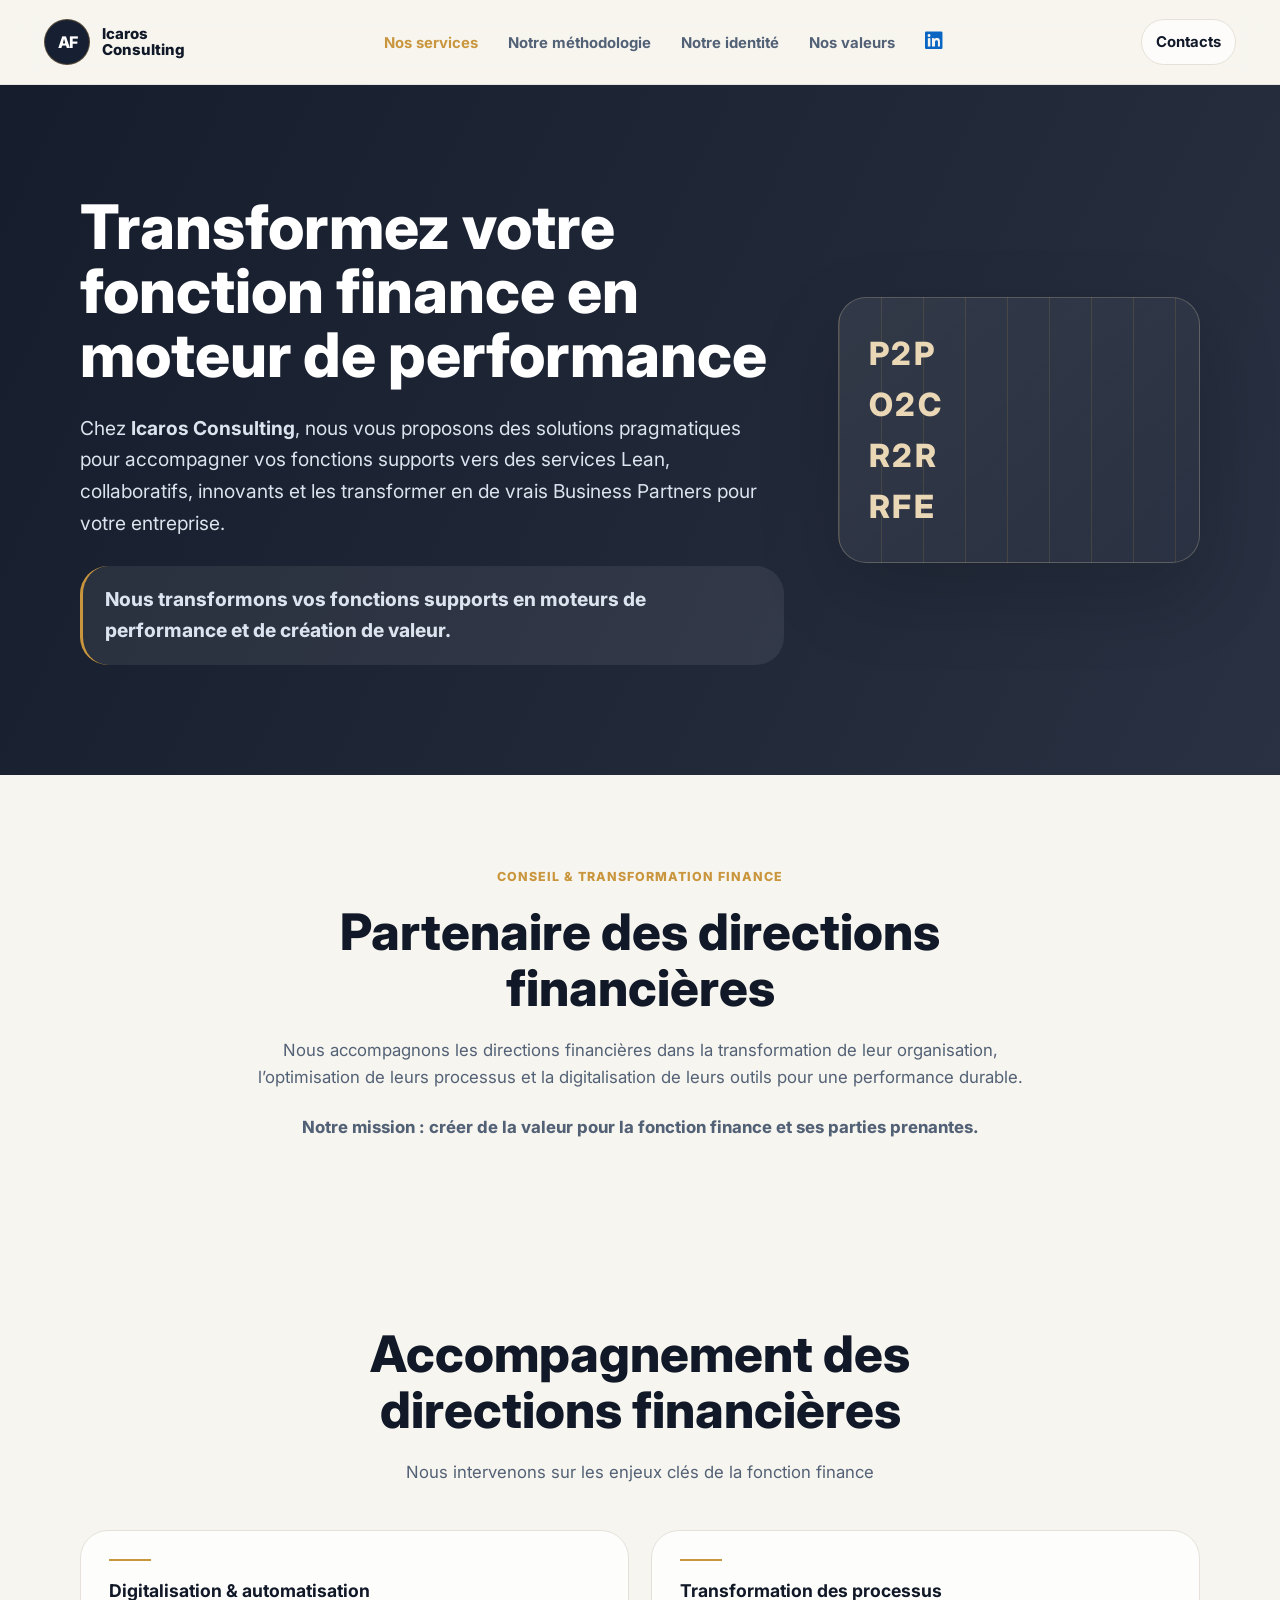
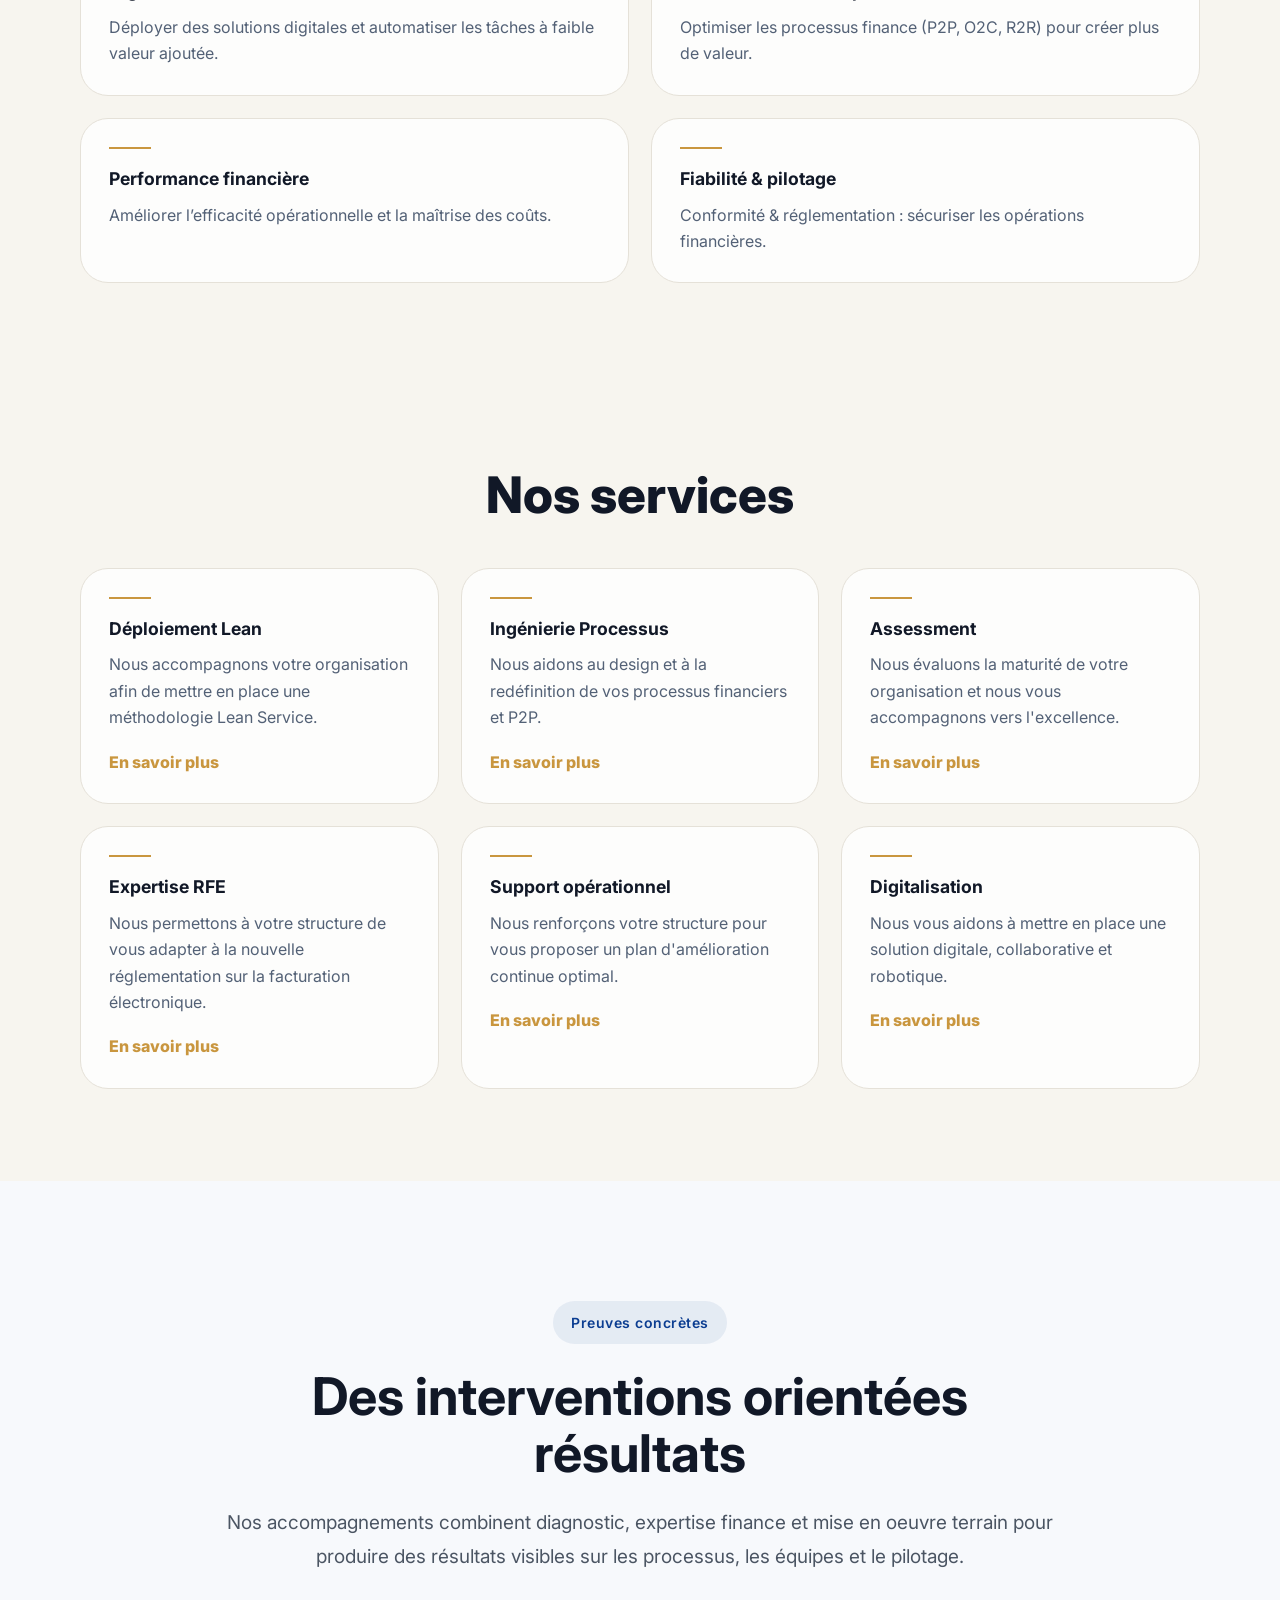
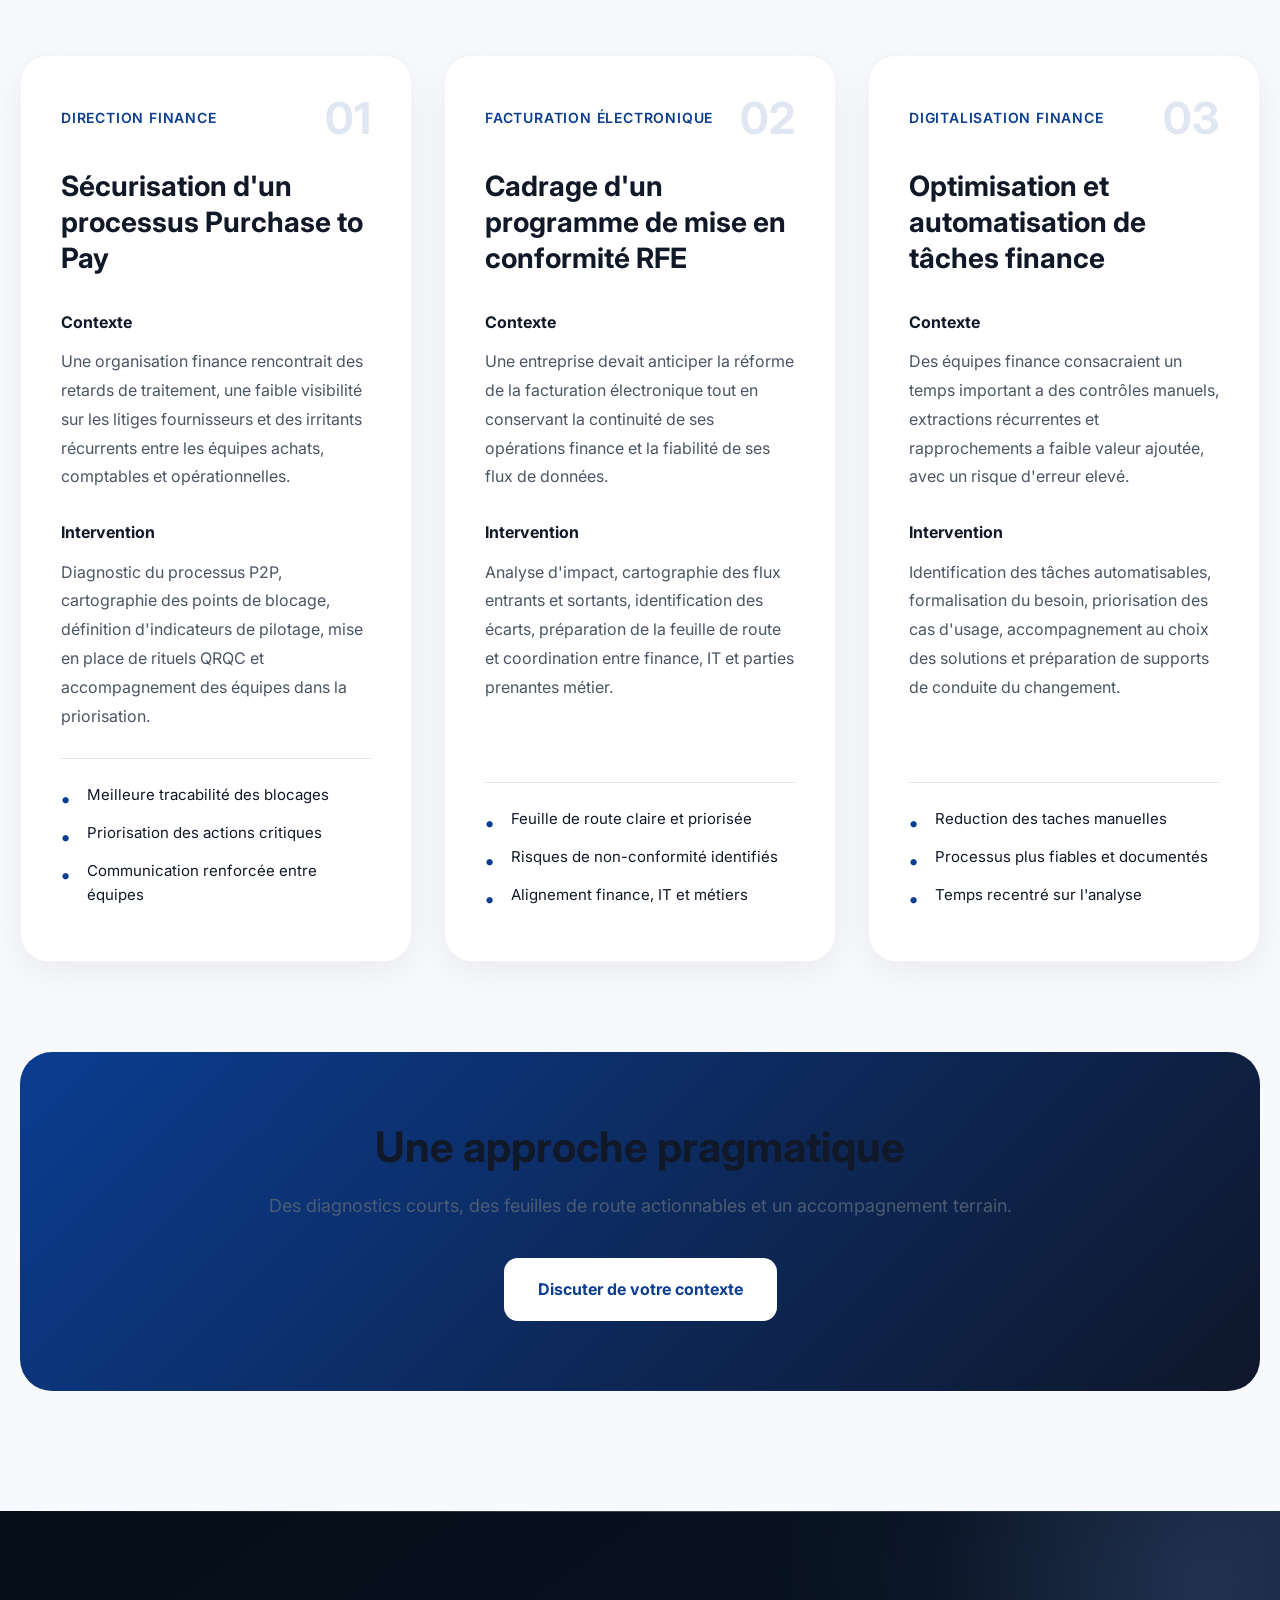
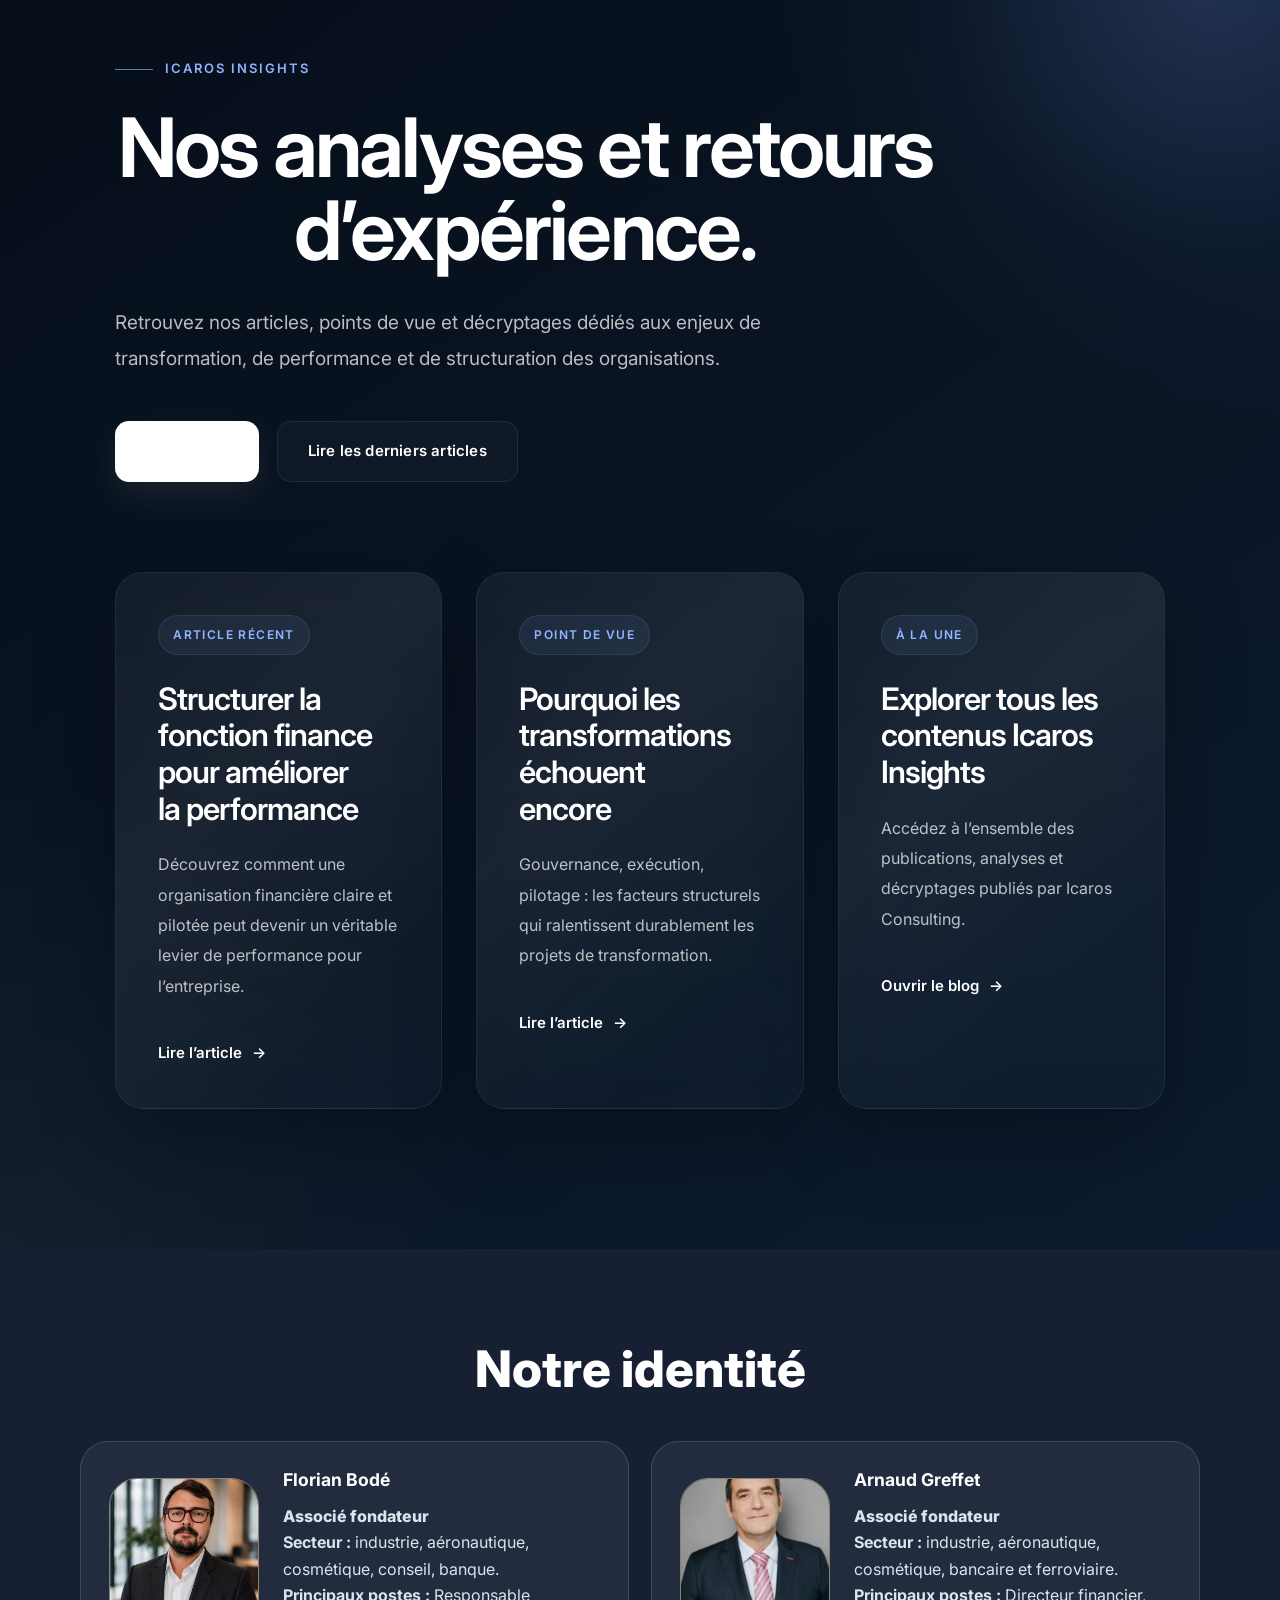
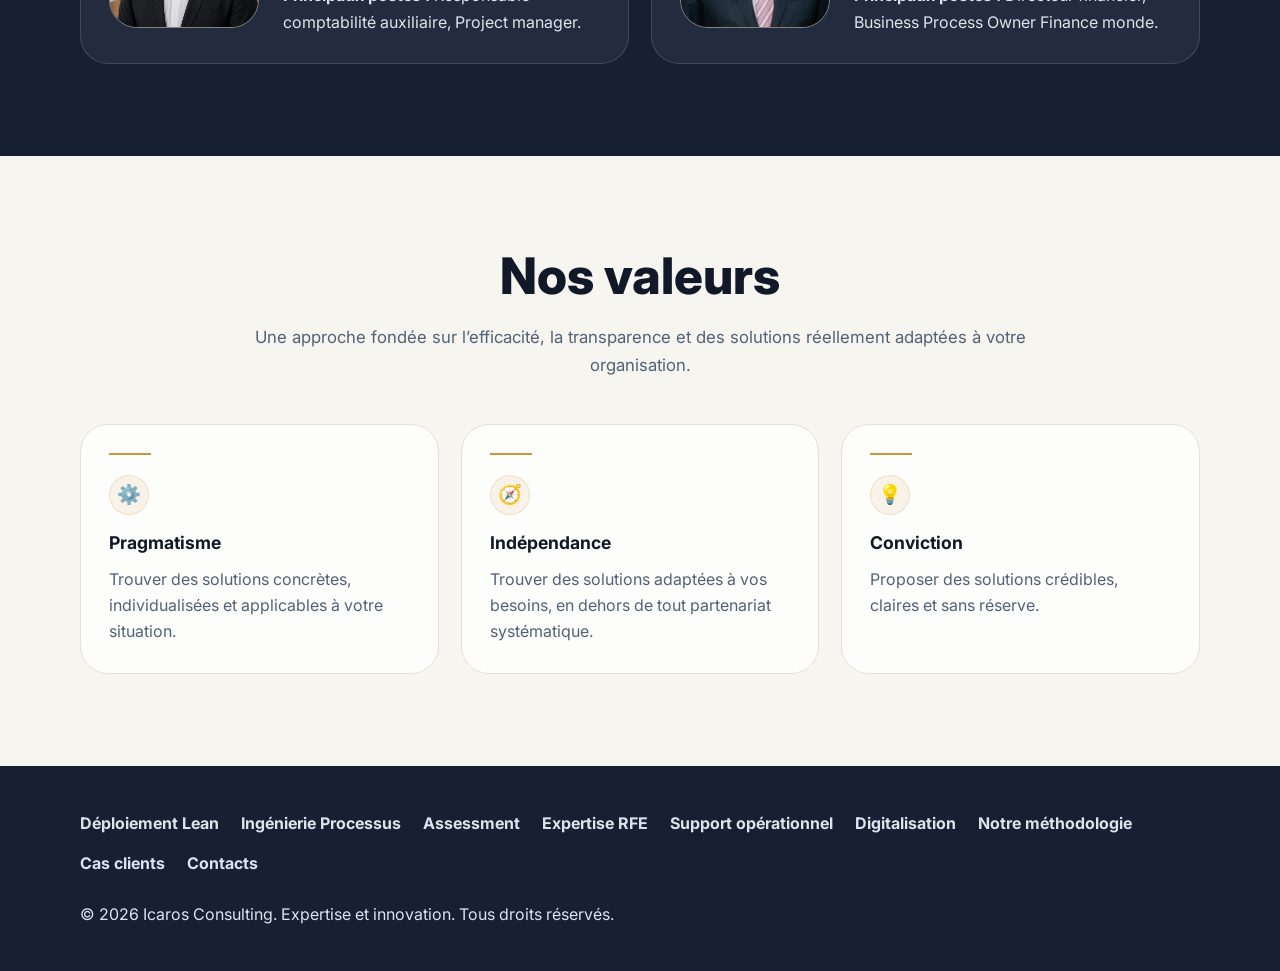
<file: index.html>
<!DOCTYPE html>
<html lang="fr">
<head>
  <link
  rel="stylesheet"
  href="https://cdnjs.cloudflare.com/ajax/libs/font-awesome/6.5.0/css/all.min.css"
/>
  <meta charset="UTF-8" />
  <meta name="viewport" content="width=device-width, initial-scale=1.0" />
  <meta name="robots" content="index, follow, max-image-preview:large" />
  <meta name="author" content="Icaros Consulting" />
  <meta name="theme-color" content="#172033" />
  <meta name="format-detection" content="telephone=yes" />
  <title>Icaros Consulting | Conseil & transformation finance</title>
  <meta name="description" content="Icaros Consulting accompagne les directions financières dans la transformation de leur organisation, l’optimisation de leurs processus et la digitalisation de leurs outils." />
  <link rel="canonical" href="https://www.icaros-consulting.com/" />
  <meta property="og:type" content="website" />
  <meta property="og:title" content="Icaros Consulting | Conseil & transformation finance" />
  <meta property="og:description" content="Icaros Consulting accompagne les directions financières dans la transformation de leur organisation, l’optimisation de leurs processus et la digitalisation de leurs outils." />
  <meta property="og:url" content="https://www.icaros-consulting.com/" />
  <meta property="og:locale" content="fr_FR" />
  <meta property="og:site_name" content="Icaros Consulting" />
  <meta property="og:image" content="https://www.icaros-consulting.com/og-image.png" />
  <meta property="og:image:alt" content="Icaros Consulting - Conseil & transformation finance" />
  <meta property="og:image:width" content="1200" />
  <meta property="og:image:height" content="630" />
  <meta property="og:image:type" content="image/png" />
  <meta name="twitter:image" content="https://www.icaros-consulting.com/og-image.png" />
  <meta name="twitter:card" content="summary_large_image" />
  <link rel="icon" href="/favicon.svg" type="image/svg+xml" />
  <link rel="preconnect" href="https://fonts.googleapis.com">
  <link rel="preconnect" href="https://fonts.gstatic.com" crossorigin>
  <link href="https://fonts.googleapis.com/css2?family=Inter:wght@400;500;600;700;800&display=swap" rel="stylesheet">
  <link rel="stylesheet" href="/style.css" />
  <script type="application/ld+json">
  {
    "@context": "https://schema.org",
    "@type": "ProfessionalService",
    "name": "Icaros Consulting",
    "url": "https://www.icaros-consulting.com/",
    "email": "f.bode@icaros-consulting.com",
    "telephone": "+33666044613",
    "areaServed": "France",
    "serviceType": [
      "Conseil & transformation finance",
      "Déploiement Lean",
      "Ingénierie Processus",
      "Diagnostic de performance",
      "Expertise RFE",
      "Support Opérationnel",
      "Digitalisation"
    ]
  }
  </script>

  <script type="application/ld+json">
  {
  "@context": "https://schema.org",
  "@type": "BreadcrumbList",
  "itemListElement": [
    {
      "@type": "ListItem",
      "position": 1,
      "name": "Accueil",
      "item": "https://www.icaros-consulting.com/"
    }
  ]
}
  </script>
</head>
<body>
  <a class="skip-link" href="#contenu">Aller au contenu</a>
  <header class="header">
    <nav class="top-nav" aria-label="Navigation principale">
      <a href="/" class="logo-card" aria-label="Icaros Consulting">
        <div class="logo-af">AF</div>
        <div class="logo-name"><span>Icaros</span><span>Consulting</span></div>
      </a>
      <ul class="nav-menu">
        <li><a class="active" href="/">Nos services</a></li>
        <li><a href="/methodologie.html">Notre méthodologie</a></li>
        <li><a href="/#identite">Notre identité</a></li>
        <li><a href="/#valeurs">Nos valeurs</a></li>
        
       <li>
    <a href="https://www.linkedin.com/company/icaros-consulting-fr"
       target="_blank"
       rel="noopener noreferrer"
       aria-label="LinkedIn Icaros Consulting">
      <i class="fa-brands fa-linkedin"></i>
    </a>
  </li>
</ul>
      <a href="/contact.html" class="nav-contact">Contacts</a>
    </nav>
  </header>

  <main id="contenu">
    <section class="hero">
      <div class="hero-inner">
        <div>
          <h1>Transformez votre fonction finance en moteur de performance</h1>
          <p>Chez <strong>Icaros Consulting</strong>, nous vous proposons des solutions pragmatiques pour accompagner vos fonctions supports vers des services Lean, collaboratifs, innovants et les transformer en de vrais Business Partners pour votre entreprise.</p>
          <p class="hero-highlight">Nous transformons vos fonctions supports en moteurs de performance et de création de valeur.</p>
        </div>
        <div class="hero-map" aria-hidden="true">P2P<br>O2C<br>R2R<br>RFE</div>
      </div>
    </section>

    <section class="section">
      <div class="container">
        <p class="finance-tagline">Conseil & transformation finance</p>
        <h2>Partenaire des directions financières</h2>
        <p class="finance-text">Nous accompagnons les directions financières dans la transformation de leur organisation, l’optimisation de leurs processus et la digitalisation de leurs outils pour une performance durable.</p>
        <p class="finance-mission">Notre mission : créer de la valeur pour la fonction finance et ses parties prenantes.</p>
      </div>
    </section>

    <section class="section">
      <div class="container">
        <h2>Accompagnement des directions financières</h2>
        <p class="finance-intro">Nous intervenons sur les enjeux clés de la fonction finance</p>
        <div class="finance-grid">
          <div class="finance-card"><h3>Digitalisation & automatisation</h3><p>Déployer des solutions digitales et automatiser les tâches à faible valeur ajoutée.</p></div>
          <div class="finance-card"><h3>Transformation des processus</h3><p>Optimiser les processus finance (P2P, O2C, R2R) pour créer plus de valeur.</p></div>
          <div class="finance-card"><h3>Performance financière</h3><p>Améliorer l’efficacité opérationnelle et la maîtrise des coûts.</p></div>
          <div class="finance-card"><h3>Fiabilité & pilotage</h3><p>Conformité & réglementation : sécuriser les opérations financières.</p></div>
        </div>
      </div>
    </section>

    <section class="section" id="services">
      <div class="container">
        <h2>Nos services</h2>
        <div class="services-grid">
          <article><h3>Déploiement Lean</h3><p>Nous accompagnons votre organisation afin de mettre en place une méthodologie Lean Service.</p><a href="/deploiement-lean.html">En savoir plus</a></article>
          <article><h3>Ingénierie Processus</h3><p>Nous aidons au design et à la redéfinition de vos processus financiers et P2P.</p><a href="/ingenierie-processus.html">En savoir plus</a></article>
          <article><h3>Assessment</h3><p>Nous évaluons la maturité de votre organisation et nous vous accompagnons vers l'excellence.</p><a href="/diagnostic-performance.html">En savoir plus</a></article>
          <article><h3>Expertise RFE</h3><p>Nous permettons à votre structure de vous adapter à la nouvelle réglementation sur la facturation électronique.</p><a href="/expertise-rfe.html">En savoir plus</a></article>
          <article><h3>Support opérationnel</h3><p>Nous renforçons votre structure pour vous proposer un plan d'amélioration continue optimal.</p><a href="/support-operationnel.html">En savoir plus</a></article>
          <article><h3>Digitalisation</h3><p>Nous vous aidons à mettre en place une solution digitale, collaborative et robotique.</p><a href="/digitalisation.html">En savoir plus</a></article>
        </div>
      </div>
    </section>

    <section class="icaros-proof-section">
  <div class="icaros-container">

    <div class="icaros-proof-header">
      <span class="proof-tag">Preuves concrètes</span>
      <h2>Des interventions orientées résultats</h2>
      <p>
        Nos accompagnements combinent diagnostic, expertise finance et mise en oeuvre terrain pour produire des résultats visibles sur les processus, les équipes et le pilotage.
      </p>
    </div>

    <div class="icaros-proof-grid">

      <div class="icaros-proof-card">
        <div class="proof-top">
          <span class="proof-category">Direction finance</span>
          <span class="proof-number">01</span>
        </div>

        <h3>Sécurisation d'un processus Purchase to Pay</h3>

        <div class="proof-block">
          <h4>Contexte</h4>
          <p>
            Une organisation finance rencontrait des retards de traitement, une faible visibilité sur les litiges fournisseurs et des irritants récurrents entre les équipes achats, comptables et opérationnelles.
          </p>
        </div>

        <div class="proof-block">
          <h4>Intervention</h4>
          <p>
            Diagnostic du processus P2P, cartographie des points de blocage, définition d'indicateurs de pilotage, mise en place de rituels QRQC et accompagnement des équipes dans la priorisation.
          </p>
        </div>

        <ul class="proof-results">
          <li>Meilleure tracabilité des blocages</li>
          <li>Priorisation des actions critiques</li>
          <li>Communication renforcée entre équipes</li>
        </ul>
      </div>

      <div class="icaros-proof-card">
        <div class="proof-top">
          <span class="proof-category">Facturation électronique</span>
          <span class="proof-number">02</span>
        </div>

        <h3>Cadrage d'un programme de mise en conformité RFE</h3>

        <div class="proof-block">
          <h4>Contexte</h4>
          <p>
            Une entreprise devait anticiper la réforme de la facturation électronique tout en conservant la continuité de ses opérations finance et la fiabilité de ses flux de données.
          </p>
        </div>

        <div class="proof-block">
          <h4>Intervention</h4>
          <p>
            Analyse d'impact, cartographie des flux entrants et sortants, identification des écarts, préparation de la feuille de route et coordination entre finance, IT et parties prenantes métier.
          </p>
        </div>

        <ul class="proof-results">
          <li>Feuille de route claire et priorisée</li>
          <li>Risques de non-conformité identifiés</li>
          <li>Alignement finance, IT et métiers</li>
        </ul>
      </div>

      <div class="icaros-proof-card">
        <div class="proof-top">
          <span class="proof-category">Digitalisation finance</span>
          <span class="proof-number">03</span>
        </div>

        <h3>Optimisation et automatisation de tâches finance</h3>

        <div class="proof-block">
          <h4>Contexte</h4>
          <p>
            Des équipes finance consacraient un temps important a des contrôles manuels, extractions récurrentes et rapprochements a faible valeur ajoutée, avec un risque d'erreur elevé.
          </p>
        </div>

        <div class="proof-block">
          <h4>Intervention</h4>
          <p>
            Identification des tâches automatisables, formalisation du besoin, priorisation des cas d'usage, accompagnement au choix des solutions et préparation de supports de conduite du changement.
          </p>
        </div>

        <ul class="proof-results">
          <li>Reduction des taches manuelles</li>
          <li>Processus plus fiables et documentés</li>
          <li>Temps recentré sur l'analyse</li>
        </ul>
      </div>

    </div>

    <div class="icaros-proof-bottom">
      <h3>Une approche pragmatique</h3>
      <p>
        Des diagnostics courts, des feuilles de route actionnables et un accompagnement terrain.
      </p>

      <a href="#contact" class="proof-btn">
        Discuter de votre contexte
      </a>
    </div>

  </div>
</section>

  <section class="icaros-insights">

    <!-- HEADER -->
    <div class="insights-header">

        <div class="insights-label">
            Icaros Insights
        </div>

        <h2 class="insights-title">
            Nos analyses et retours d’expérience.
        </h2>

        <p class="insights-description">
            Retrouvez nos articles, points de vue et décryptages dédiés aux enjeux
            de transformation, de performance et de structuration des organisations.
        </p>

        <div class="insights-actions">

            <a 
                href="https://icaros-insights.hashnode.dev" 
                target="_blank"
                rel="noopener noreferrer"
                class="insights-btn insights-btn-primary"
            >
                Voir le blog
            </a>

            <a 
                href="https://icaros-insights.hashnode.dev" 
                target="_blank"
                rel="noopener noreferrer"
                class="insights-btn insights-btn-secondary"
            >
                Lire les derniers articles
            </a>

        </div>

    </div>

    <!-- GRID -->
    <div class="insights-grid">

        <!-- CARD 1 -->
        <article class="insight-card">

            <div class="insight-tag">
                Article récent
            </div>

            <h3>
                Structurer la fonction finance pour améliorer la performance
            </h3>

            <p>
                Découvrez comment une organisation financière claire et pilotée
                peut devenir un véritable levier de performance pour l’entreprise.
            </p>

            <a 
                href="https://icaros-insights.hashnode.dev" 
                target="_blank"
                rel="noopener noreferrer"
                class="insight-link"
            >
                Lire l’article
            </a>

        </article>

        <!-- CARD 2 -->
        <article class="insight-card">

            <div class="insight-tag">
                Point de vue
            </div>

            <h3>
                Pourquoi les transformations échouent encore
            </h3>

            <p>
                Gouvernance, exécution, pilotage : les facteurs structurels qui
                ralentissent durablement les projets de transformation.
            </p>

            <a 
                href="https://icaros-insights.hashnode.dev" 
                target="_blank"
                rel="noopener noreferrer"
                class="insight-link"
            >
                Lire l’article
            </a>

        </article>

        <!-- CARD 3 -->
        <article class="insight-card">

            <div class="insight-tag">
                À la une
            </div>

            <h3>
                Explorer tous les contenus Icaros Insights
            </h3>

            <p>
                Accédez à l’ensemble des publications, analyses et décryptages
                publiés par Icaros Consulting.
            </p>

            <a 
                href="https://icaros-insights.hashnode.dev" 
                target="_blank"
                rel="noopener noreferrer"
                class="insight-link"
            >
                Ouvrir le blog
            </a>

        </article>

    </div>

</section>
    
    <section class="section dark" id="identite">
      <div class="container">
        <h2>Notre identité</h2>
        <div class="identity-grid">
          <article class="identity-card">
            <img src="/florian.jpg" alt="Florian Bodé" class="identity-photo" loading="lazy">
            <div>
              <h3>Florian Bodé</h3>
              <p class="role">Associé fondateur</p>
              <p class="info"><strong>Secteur :</strong> industrie, aéronautique, cosmétique, conseil, banque.</p>
              <p class="info"><strong>Principaux postes :</strong> Responsable comptabilité auxiliaire, Project manager.</p>
            </div>
          </article>
          <article class="identity-card">
            <img src="/arnaud.png" alt="Arnaud Greffet" class="identity-photo" loading="lazy">
            <div>
              <h3>Arnaud Greffet</h3>
              <p class="role">Associé fondateur</p>
              <p class="info"><strong>Secteur :</strong> industrie, aéronautique, cosmétique, bancaire et ferroviaire.</p>
              <p class="info"><strong>Principaux postes :</strong> Directeur financier, Business Process Owner Finance monde.</p>
            </div>
          </article>
        </div>
      </div>
    </section>

    <section class="section" id="valeurs">
      <div class="container">
        <h2>Nos valeurs</h2>
        <p class="values-intro">Une approche fondée sur l’efficacité, la transparence et des solutions réellement adaptées à votre organisation.</p>
        <div class="values-grid">
          <article class="value-card"><div class="value-icon">⚙️</div><h3>Pragmatisme</h3><p>Trouver des solutions concrètes, individualisées et applicables à votre situation.</p></article>
          <article class="value-card"><div class="value-icon">🧭</div><h3>Indépendance</h3><p>Trouver des solutions adaptées à vos besoins, en dehors de tout partenariat systématique.</p></article>
          <article class="value-card"><div class="value-icon">💡</div><h3>Conviction</h3><p>Proposer des solutions crédibles, claires et sans réserve.</p></article>
        </div>
      </div>
    </section>
  </main>

  <footer class="footer">
    <div class="footer-inner">
      <ul class="footer-links">
        <li><a href="/deploiement-lean.html">Déploiement Lean</a></li>
        <li><a href="/ingenierie-processus.html">Ingénierie Processus</a></li>
        <li><a href="/diagnostic-performance.html">Assessment</a></li>
        <li><a href="/expertise-rfe.html">Expertise RFE</a></li>
        <li><a href="/support-operationnel.html">Support opérationnel</a></li>
        <li><a href="/digitalisation.html">Digitalisation</a></li>
        <li><a href="/methodologie.html">Notre méthodologie</a></li>
        <li><a href="/cas-clients.html">Cas clients</a></li>
        <li><a href="/contact.html">Contacts</a></li>
      </ul>
      <p>© 2026 Icaros Consulting. Expertise et innovation. Tous droits réservés.</p>
    </div>
  </footer>
</body>
</html>
</file>
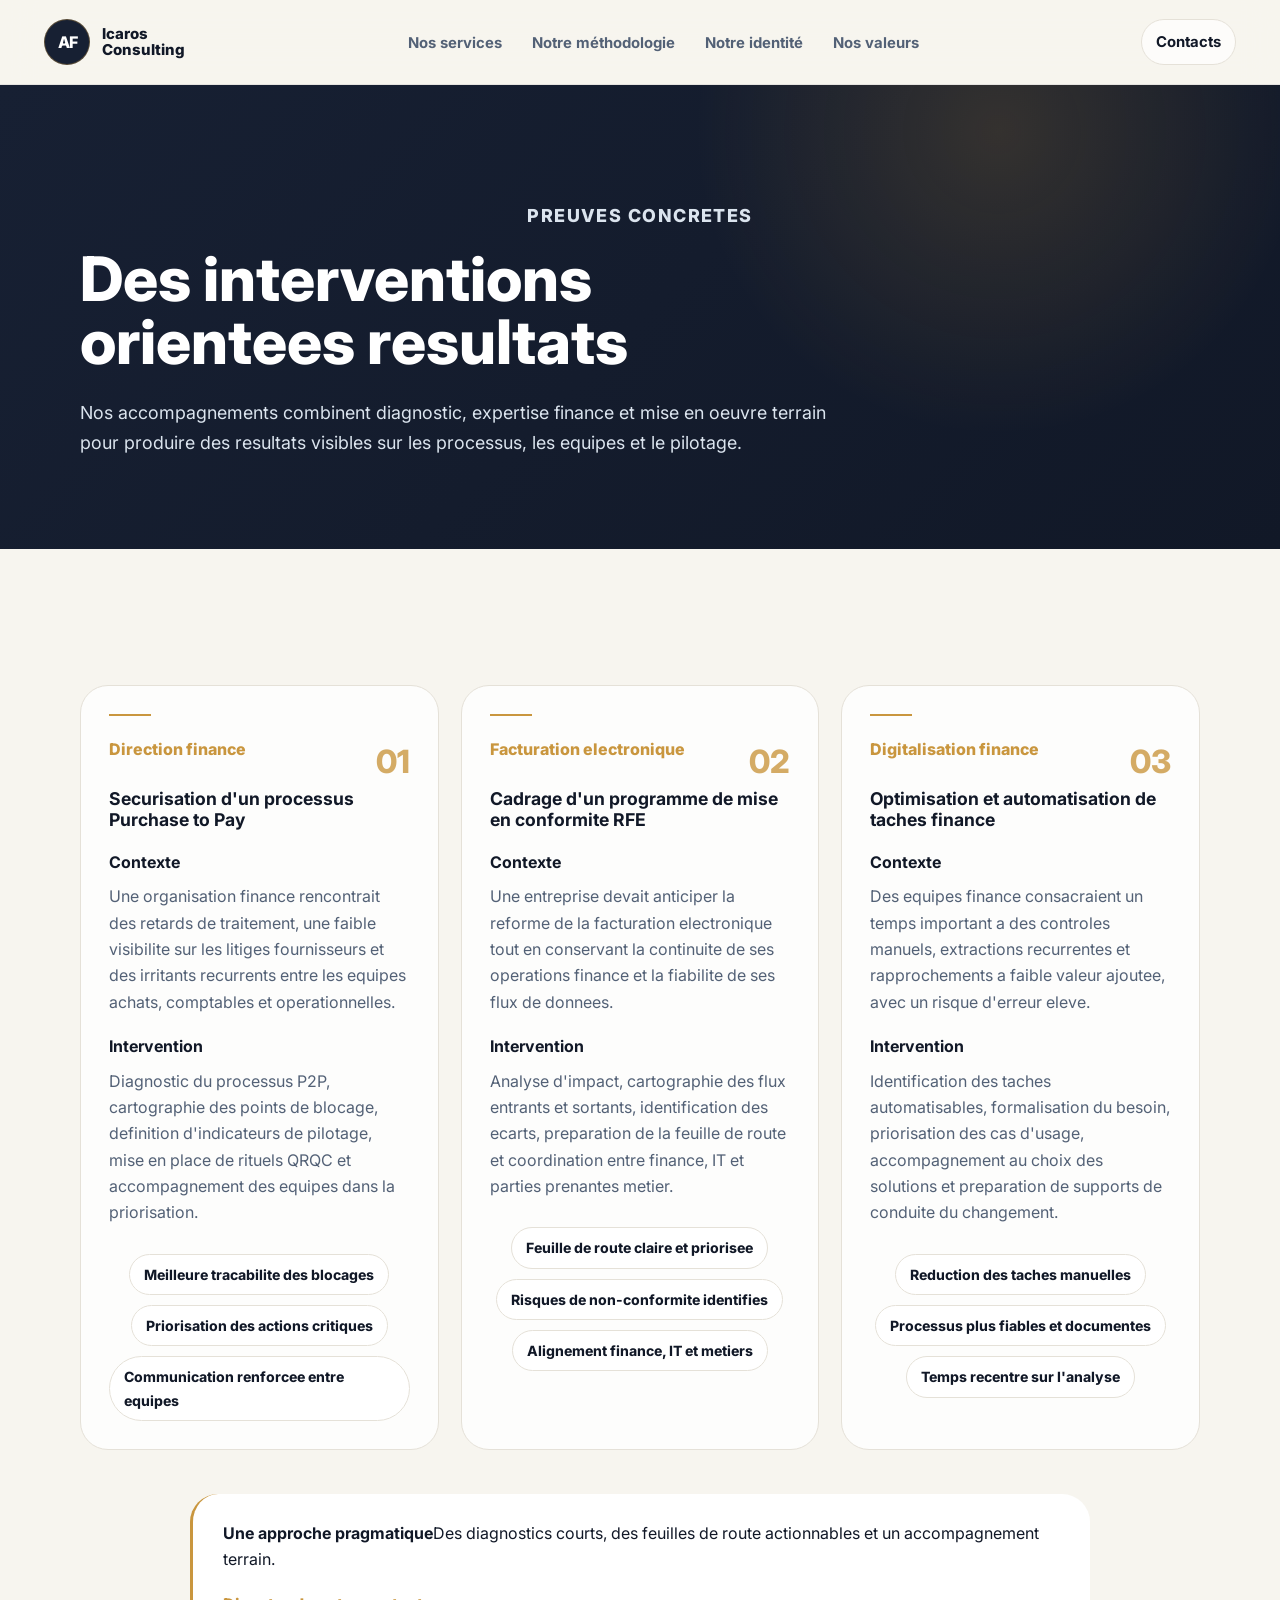
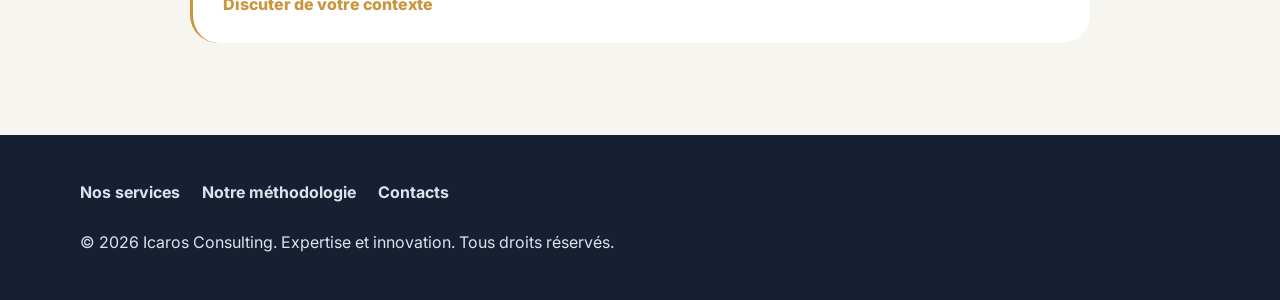
<file: cas-clients.html>
<!DOCTYPE html>
<html lang="fr">
<head>
  <meta charset="UTF-8" />
  <meta name="viewport" content="width=device-width, initial-scale=1.0" />
  <meta name="robots" content="index, follow, max-image-preview:large" />
  <meta name="author" content="Icaros Consulting" />
  <meta name="theme-color" content="#172033" />
  <meta name="format-detection" content="telephone=yes" />
  <title>Cas clients | Icaros Consulting</title>
  <meta name="description" content="Des interventions orientées résultats combinant diagnostic, expertise finance et mise en œuvre terrain." />
  <link rel="canonical" href="https://www.icaros-consulting.com/cas-clients.html" />
  <meta property="og:type" content="article" /><meta property="og:title" content="Cas clients | Icaros Consulting" /><meta property="og:description" content="Des interventions orientées résultats combinant diagnostic, expertise finance et mise en œuvre terrain." /><meta property="og:url" content="https://www.icaros-consulting.com/cas-clients.html" /><meta property="og:locale" content="fr_FR" />
  <meta property="og:site_name" content="Icaros Consulting" />
  <meta property="og:image" content="https://www.icaros-consulting.com/og-image.png" />
  <meta property="og:image:alt" content="Icaros Consulting - Conseil & transformation finance" />
  <meta property="og:image:width" content="1200" />
  <meta property="og:image:height" content="630" />
  <meta property="og:image:type" content="image/png" />
  <meta name="twitter:image" content="https://www.icaros-consulting.com/og-image.png" />
  <meta name="twitter:card" content="summary_large_image" />
  <link rel="icon" href="/favicon.svg" type="image/svg+xml" />
  <link rel="preconnect" href="https://fonts.googleapis.com"><link rel="preconnect" href="https://fonts.gstatic.com" crossorigin><link href="https://fonts.googleapis.com/css2?family=Inter:wght@400;500;600;700;800&display=swap" rel="stylesheet"><link rel="stylesheet" href="/style.css" />

  <script type="application/ld+json">
  {
  "@context": "https://schema.org",
  "@type": "BreadcrumbList",
  "itemListElement": [
    {
      "@type": "ListItem",
      "position": 1,
      "name": "Accueil",
      "item": "https://www.icaros-consulting.com/"
    },
    {
      "@type": "ListItem",
      "position": 2,
      "name": "Cas clients",
      "item": "https://www.icaros-consulting.com/cas-clients.html"
    }
  ]
}
  </script>
</head>
<body>
  <a class="skip-link" href="#contenu">Aller au contenu</a>
  <header class="header"><nav class="top-nav" aria-label="Navigation principale"><a href="/" class="logo-card" aria-label="Icaros Consulting"><div class="logo-af">AF</div><div class="logo-name"><span>Icaros</span><span>Consulting</span></div></a><ul class="nav-menu"><li><a href="/#services">Nos services</a></li><li><a href="/methodologie.html">Notre méthodologie</a></li><li><a href="/#identite">Notre identité</a></li><li><a href="/#valeurs">Nos valeurs</a></li></ul><a href="/contact.html" class="nav-contact">Contacts</a></nav></header>
  <main id="contenu">
    <section class="page-hero"><div class="page-inner"><p class="case-eyebrow">Preuves concretes</p><h1>Des interventions orientees resultats</h1><p>Nos accompagnements combinent diagnostic, expertise finance et mise en oeuvre terrain pour produire des resultats visibles sur les processus, les equipes et le pilotage.</p></div></section>
    <section class="section"><div class="container"><div class="case-grid"><article class="case-card"><div class="case-topline"><span class="case-sector">Direction finance</span><span class="case-number">01</span></div><h3>Securisation d'un processus Purchase to Pay</h3><div class="case-content"><div><h4>Contexte</h4><p>Une organisation finance rencontrait des retards de traitement, une faible visibilite sur les litiges fournisseurs et des irritants recurrents entre les equipes achats, comptables et operationnelles.</p></div><div><h4>Intervention</h4><p>Diagnostic du processus P2P, cartographie des points de blocage, definition d'indicateurs de pilotage, mise en place de rituels QRQC et accompagnement des equipes dans la priorisation.</p></div></div><div class="case-results"><span>Meilleure tracabilite des blocages</span><span>Priorisation des actions critiques</span><span>Communication renforcee entre equipes</span></div></article><article class="case-card"><div class="case-topline"><span class="case-sector">Facturation electronique</span><span class="case-number">02</span></div><h3>Cadrage d'un programme de mise en conformite RFE</h3><div class="case-content"><div><h4>Contexte</h4><p>Une entreprise devait anticiper la reforme de la facturation electronique tout en conservant la continuite de ses operations finance et la fiabilite de ses flux de donnees.</p></div><div><h4>Intervention</h4><p>Analyse d'impact, cartographie des flux entrants et sortants, identification des ecarts, preparation de la feuille de route et coordination entre finance, IT et parties prenantes metier.</p></div></div><div class="case-results"><span>Feuille de route claire et priorisee</span><span>Risques de non-conformite identifies</span><span>Alignement finance, IT et metiers</span></div></article><article class="case-card"><div class="case-topline"><span class="case-sector">Digitalisation finance</span><span class="case-number">03</span></div><h3>Optimisation et automatisation de taches finance</h3><div class="case-content"><div><h4>Contexte</h4><p>Des equipes finance consacraient un temps important a des controles manuels, extractions recurrentes et rapprochements a faible valeur ajoutee, avec un risque d'erreur eleve.</p></div><div><h4>Intervention</h4><p>Identification des taches automatisables, formalisation du besoin, priorisation des cas d'usage, accompagnement au choix des solutions et preparation de supports de conduite du changement.</p></div></div><div class="case-results"><span>Reduction des taches manuelles</span><span>Processus plus fiables et documentes</span><span>Temps recentre sur l'analyse</span></div></article></div><div class="case-proof-band"><div><strong>Une approche pragmatique</strong><span>Des diagnostics courts, des feuilles de route actionnables et un accompagnement terrain.</span></div><a href="/contact.html">Discuter de votre contexte</a></div></div></section>
  </main>
  <footer class="footer"><div class="footer-inner"><ul class="footer-links"><li><a href="/">Nos services</a></li><li><a href="/methodologie.html">Notre méthodologie</a></li><li><a href="/contact.html">Contacts</a></li></ul><p>© 2026 Icaros Consulting. Expertise et innovation. Tous droits réservés.</p></div></footer>
</body>
</html>
</file>
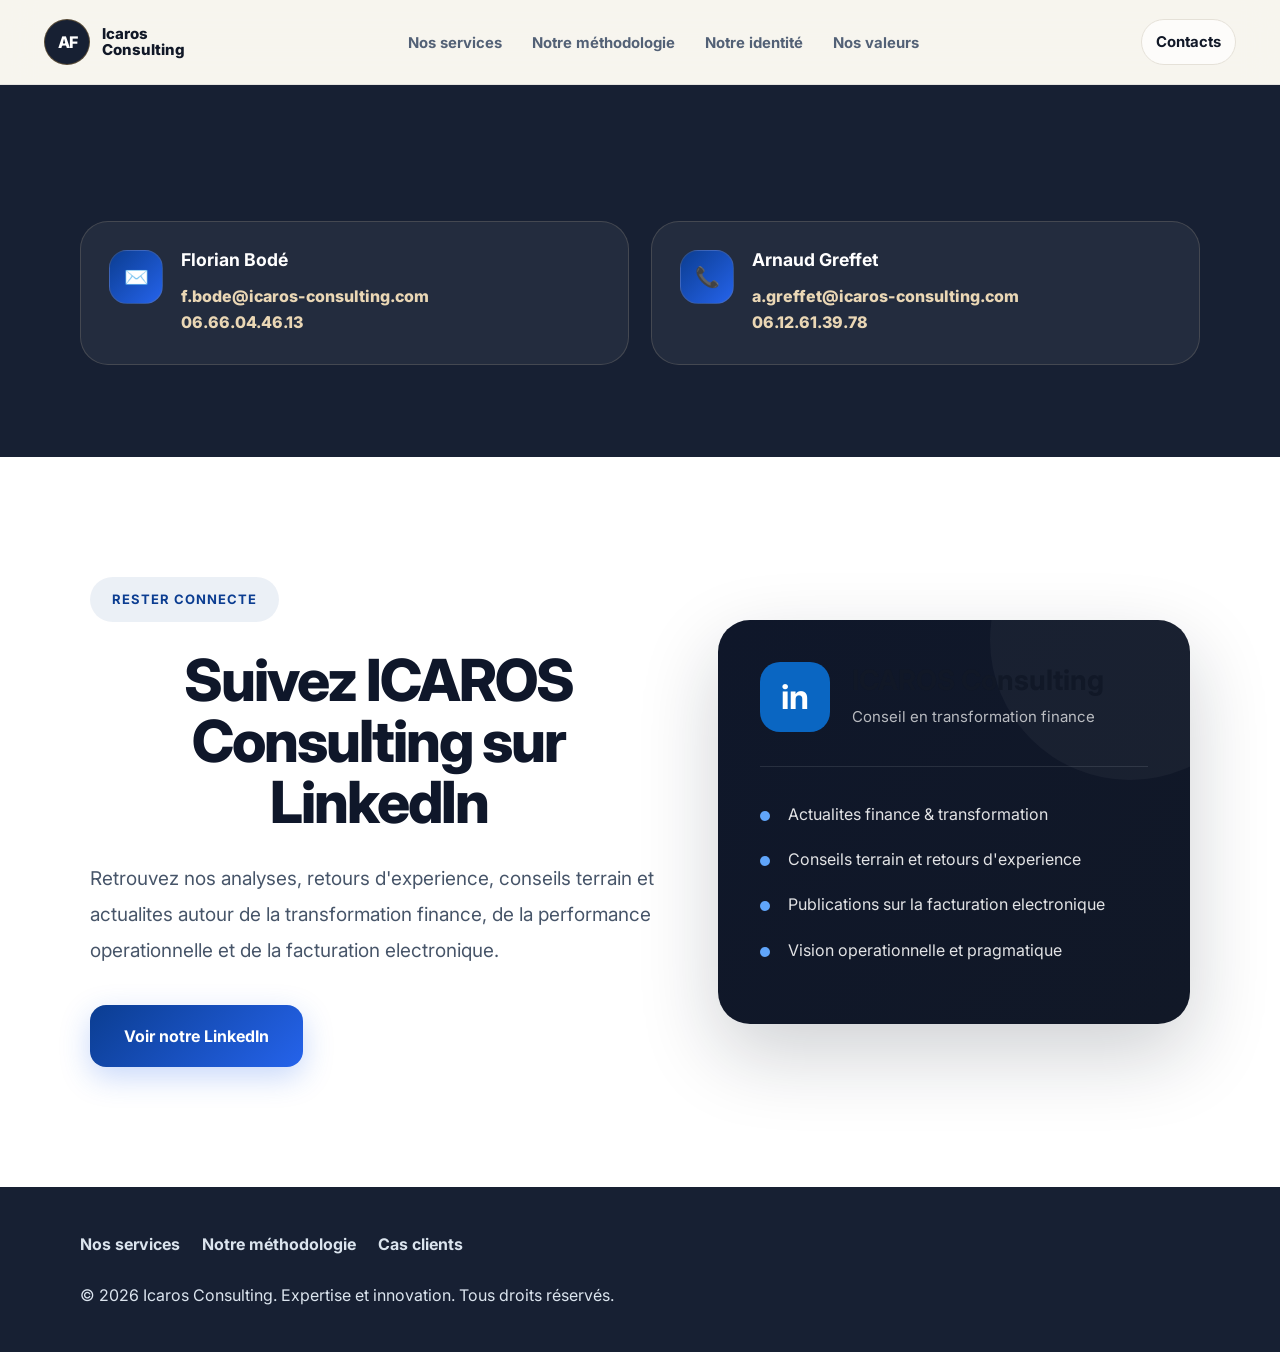
<file: contact.html>
<!DOCTYPE html>
<html lang="fr">
<head>
  <meta charset="UTF-8" />
  <meta name="viewport" content="width=device-width, initial-scale=1.0" />
  <meta name="robots" content="index, follow, max-image-preview:large" />
  <meta name="author" content="Icaros Consulting" />
  <meta name="theme-color" content="#172033" />
  <meta name="format-detection" content="telephone=yes" />

  <title>Contacts | Icaros Consulting</title>
  <meta name="description" content="Échangeons autour de vos enjeux de transformation, d’amélioration continue et de digitalisation." />

  <link rel="canonical" href="https://www.icaros-consulting.com/contact.html" />

  <meta property="og:type" content="website" />
  <meta property="og:title" content="Contacts | Icaros Consulting" />
  <meta property="og:description" content="Échangeons autour de vos enjeux de transformation, d’amélioration continue et de digitalisation." />
  <meta property="og:url" content="https://www.icaros-consulting.com/contact.html" />
  <meta property="og:locale" content="fr_FR" />
  <meta property="og:site_name" content="Icaros Consulting" />
  <meta property="og:image" content="https://www.icaros-consulting.com/og-image.png" />
  <meta property="og:image:alt" content="Icaros Consulting - Conseil & transformation finance" />
  <meta property="og:image:width" content="1200" />
  <meta property="og:image:height" content="630" />
  <meta property="og:image:type" content="image/png" />

  <meta name="twitter:image" content="https://www.icaros-consulting.com/og-image.png" />
  <meta name="twitter:card" content="summary_large_image" />

  <link rel="icon" href="/favicon.svg" type="image/svg+xml" />
  <link rel="preconnect" href="https://fonts.googleapis.com">
  <link rel="preconnect" href="https://fonts.gstatic.com" crossorigin>
  <link href="https://fonts.googleapis.com/css2?family=Inter:wght@400;500;600;700;800&display=swap" rel="stylesheet">
  <link rel="stylesheet" href="/style.css" />

  <script type="application/ld+json">
  {
    "@context": "https://schema.org",
    "@type": "BreadcrumbList",
    "itemListElement": [
      {
        "@type": "ListItem",
        "position": 1,
        "name": "Accueil",
        "item": "https://www.icaros-consulting.com/"
      },
      {
        "@type": "ListItem",
        "position": 2,
        "name": "Contacts",
        "item": "https://www.icaros-consulting.com/contact.html"
      }
    ]
  }
  </script>

</head>

<body>

  <a class="skip-link" href="#contenu">Aller au contenu</a>

  <header class="header">
    <nav class="top-nav" aria-label="Navigation principale">
      <a href="/" class="logo-card">
        <div class="logo-af">AF</div>
        <div class="logo-name">
          <span>Icaros</span>
          <span>Consulting</span>
        </div>
      </a>

      <ul class="nav-menu">
        <li><a href="/#services">Nos services</a></li>
        <li><a href="/methodologie.html">Notre méthodologie</a></li>
        <li><a href="/#identite">Notre identité</a></li>
        <li><a href="/#valeurs">Nos valeurs</a></li>
      </ul>

      <a class="active nav-contact" href="/contact.html">Contacts</a>
    </nav>
  </header>

  <main id="contenu">

    <!-- SECTION CONTACT -->
    <section class="section dark" id="contact">

      <div class="container">

        <div class="contact-grid">

          <article class="contact-card">
            <div class="contact-icon">✉️</div>
            <div class="contact-content">
              <h3>Florian Bodé</h3>
              <a href="mailto:f.bode@icaros-consulting.com">f.bode@icaros-consulting.com</a>
              <a href="tel:+33666044613">06.66.04.46.13</a>
            </div>
          </article>

          <article class="contact-card">
            <div class="contact-icon">📞</div>
            <div class="contact-content">
              <h3>Arnaud Greffet</h3>
              <a href="mailto:a.greffet@icaros-consulting.com">a.greffet@icaros-consulting.com</a>
              <a href="tel:+33612613978">06.12.61.39.78</a>
            </div>
          </article>

        </div>

      </div>

    </section>

      <section class="icaros-linkedin-section">

  <div class="icaros-linkedin-container">

    <div class="icaros-linkedin-content">
      <span class="icaros-linkedin-label">Rester connecte</span>

      <h2>Suivez ICAROS Consulting sur LinkedIn</h2>

      <p>
        Retrouvez nos analyses, retours d'experience, conseils terrain et actualites autour de la transformation finance, de la performance operationnelle et de la facturation electronique.
      </p>

      <a href="https://www.linkedin.com/company/icaros-consulting-fr/" target="_blank" class="icaros-linkedin-button">
        Voir notre LinkedIn
      </a>
    </div>

    <div class="icaros-linkedin-card">

      <div class="linkedin-card-top">
        <div class="linkedin-logo">
          in
        </div>

        <div>
          <h3>ICAROS Consulting</h3>
          <span>Conseil en transformation finance</span>
        </div>
      </div>

      <div class="linkedin-divider"></div>

      <ul class="linkedin-highlights">
        <li>Actualites finance & transformation</li>
        <li>Conseils terrain et retours d'experience</li>
        <li>Publications sur la facturation electronique</li>
        <li>Vision operationnelle et pragmatique</li>
      </ul>

    </div>

  </div>

</section>

    <footer class="footer">
    <div class="footer-inner">
      <ul class="footer-links">
        <li><a href="/">Nos services</a></li>
        <li><a href="/methodologie.html">Notre méthodologie</a></li>
        <li><a href="/cas-clients.html">Cas clients</a></li>
      </ul>
      <p>© 2026 Icaros Consulting. Expertise et innovation. Tous droits réservés.</p>
    </div>
  </footer>

</body>
</html>
</file>
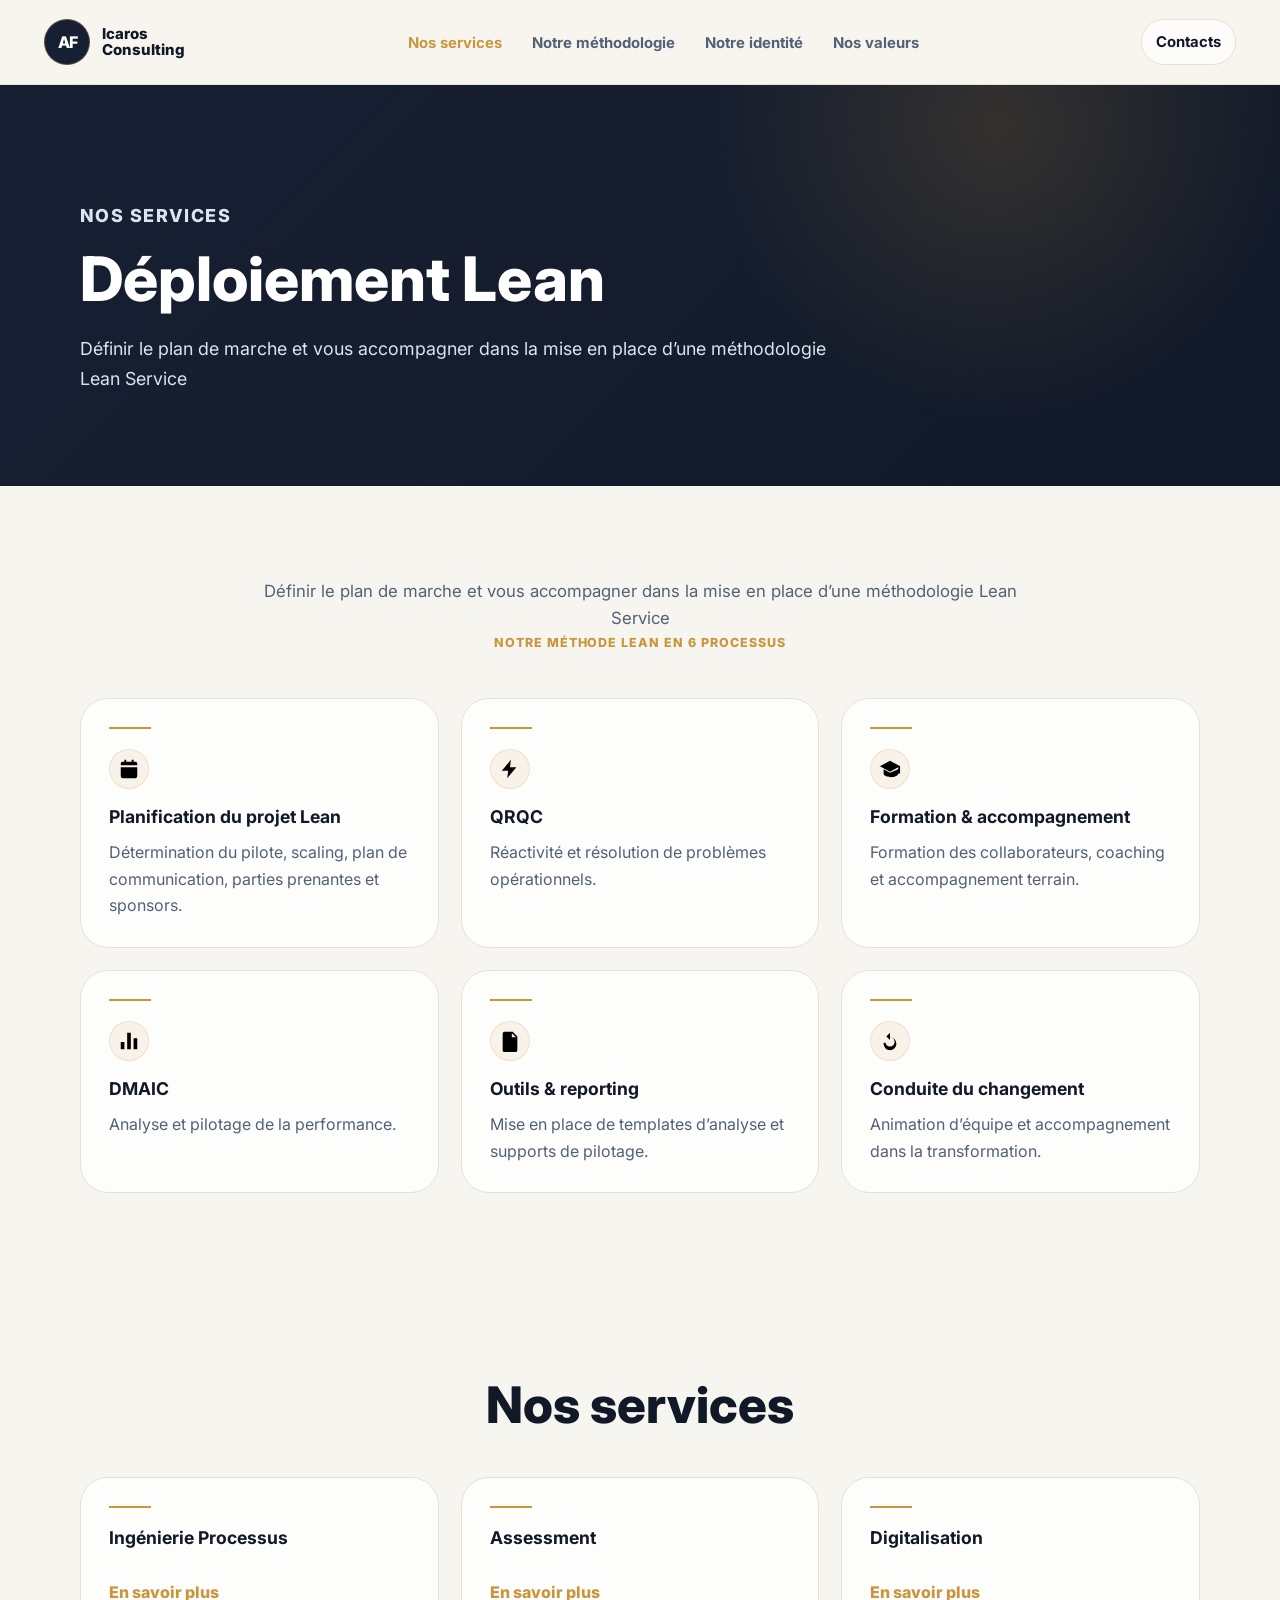
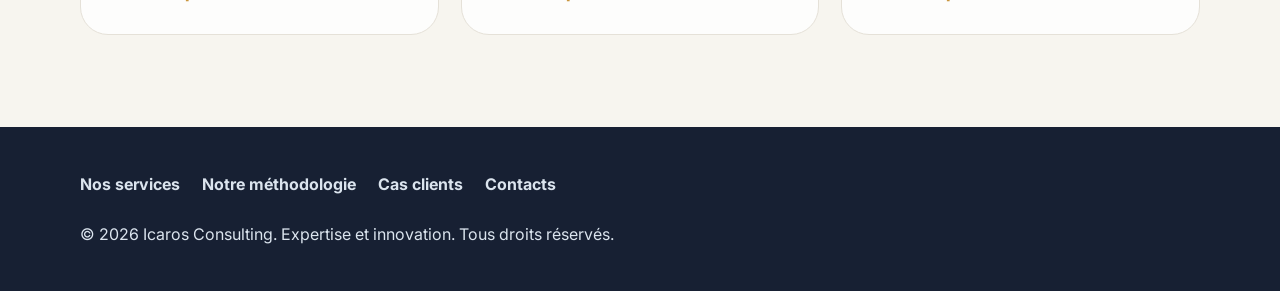
<file: deploiement-lean.html>
<!DOCTYPE html>
<html lang="fr">
<head>
  <meta charset="UTF-8" />
  <meta name="viewport" content="width=device-width, initial-scale=1.0" />
  <meta name="robots" content="index, follow, max-image-preview:large" />
  <meta name="author" content="Icaros Consulting" />
  <meta name="theme-color" content="#172033" />
  <meta name="format-detection" content="telephone=yes" />
  <title>Déploiement Lean | Icaros Consulting</title>
  <meta name="description" content="Définir le plan de marche et vous accompagner dans la mise en place d’une méthodologie Lean Service." />
  <link rel="canonical" href="https://www.icaros-consulting.com/deploiement-lean.html" />
  <meta property="og:type" content="article" />
  <meta property="og:title" content="Déploiement Lean | Icaros Consulting" />
  <meta property="og:description" content="Définir le plan de marche et vous accompagner dans la mise en place d’une méthodologie Lean Service." />
  <meta property="og:url" content="https://www.icaros-consulting.com/deploiement-lean.html" />
  <meta property="og:locale" content="fr_FR" />
  <meta property="og:site_name" content="Icaros Consulting" />
  <meta property="og:image" content="https://www.icaros-consulting.com/og-image.png" />
  <meta property="og:image:alt" content="Icaros Consulting - Conseil & transformation finance" />
  <meta property="og:image:width" content="1200" />
  <meta property="og:image:height" content="630" />
  <meta property="og:image:type" content="image/png" />
  <meta name="twitter:image" content="https://www.icaros-consulting.com/og-image.png" />
  <meta name="twitter:card" content="summary_large_image" />
  <link rel="icon" href="/favicon.svg" type="image/svg+xml" />
  <link rel="preconnect" href="https://fonts.googleapis.com">
  <link rel="preconnect" href="https://fonts.gstatic.com" crossorigin>
  <link href="https://fonts.googleapis.com/css2?family=Inter:wght@400;500;600;700;800&display=swap" rel="stylesheet">
  <link rel="stylesheet" href="/style.css" />

  <script type="application/ld+json">
  {
  "@context": "https://schema.org",
  "@type": "BreadcrumbList",
  "itemListElement": [
    {
      "@type": "ListItem",
      "position": 1,
      "name": "Accueil",
      "item": "https://www.icaros-consulting.com/"
    },
    {
      "@type": "ListItem",
      "position": 2,
      "name": "Déploiement Lean",
      "item": "https://www.icaros-consulting.com/deploiement-lean.html"
    }
  ]
}
  </script>
  <script type="application/ld+json">
  {
  "@context": "https://schema.org",
  "@type": "Service",
  "name": "Déploiement Lean",
  "description": "Définir le plan de marche et vous accompagner dans la mise en place d’une méthodologie Lean Service.",
  "provider": {
    "@type": "ProfessionalService",
    "name": "Icaros Consulting",
    "url": "https://www.icaros-consulting.com/"
  },
  "areaServed": {
    "@type": "Country",
    "name": "France"
  },
  "serviceType": "Déploiement Lean"
}
  </script>
</head>
<body>
  <a class="skip-link" href="#contenu">Aller au contenu</a>
  <header class="header">
    <nav class="top-nav" aria-label="Navigation principale">
      <a href="/" class="logo-card" aria-label="Icaros Consulting"><div class="logo-af">AF</div><div class="logo-name"><span>Icaros</span><span>Consulting</span></div></a>
      <ul class="nav-menu">
        <li><a class="active" href="/#services">Nos services</a></li>
        <li><a href="/methodologie.html">Notre méthodologie</a></li>
        <li><a href="/#identite">Notre identité</a></li>
        <li><a href="/#valeurs">Nos valeurs</a></li>
      </ul>
      <a href="/contact.html" class="nav-contact">Contacts</a>
    </nav>
  </header>
  <main id="contenu">
    <section class="page-hero">
      <div class="page-inner">
        <p class="eyebrow">Nos services</p>
        <h1>Déploiement Lean</h1>
        <p>Définir le plan de marche et vous accompagner dans la mise en place d’une méthodologie Lean Service</p>
      </div>
    </section>
    <section class="section lean-method">
      <div class="container">
        <p class="intro">Définir le plan de marche et vous accompagner dans la mise en place d’une méthodologie Lean Service</p>
        <p class="eyebrow">Notre méthode LEAN en 6 processus</p>
        <div class="grid">
          <article class="card"><div class="icon"><svg viewBox="0 0 24 24"><path d="M7 2v2H5a2 2 0 0 0-2 2v2h18V6a2 2 0 0 0-2-2h-2V2h-2v2H9V2H7zm14 8H3v10a2 2 0 0 0 2 2h14a2 2 0 0 0 2-2V10z"/></svg></div><h3>Planification du projet Lean</h3><p>Détermination du pilote, scaling, plan de communication, parties prenantes et sponsors.</p></article>
          <article class="card"><div class="icon"><svg viewBox="0 0 24 24"><path d="M13 2L3 14h7l-1 8 10-12h-7l1-8z"/></svg></div><h3>QRQC</h3><p>Réactivité et résolution de problèmes opérationnels.</p></article>
          <article class="card"><div class="icon"><svg viewBox="0 0 24 24"><path d="M12 3L1 9l11 6 9-4.91V17h2V9L12 3zm0 13l-7-3.82V17c0 2.21 3.58 4 8 4s8-1.79 8-4v-4.82L12 16z"/></svg></div><h3>Formation & accompagnement</h3><p>Formation des collaborateurs, coaching et accompagnement terrain.</p></article>
          <article class="card"><div class="icon"><svg viewBox="0 0 24 24"><path d="M3 13h4v8H3v-8zm7-10h4v18h-4V3zm7 6h4v12h-4V9z"/></svg></div><h3>DMAIC</h3><p>Analyse et pilotage de la performance.</p></article>
          <article class="card"><div class="icon"><svg viewBox="0 0 24 24"><path d="M6 2h9l5 5v15a2 2 0 0 1-2 2H6a2 2 0 0 1-2-2V4a2 2 0 0 1 2-2zm8 1.5V8h4.5L14 3.5z"/></svg></div><h3>Outils & reporting</h3><p>Mise en place de templates d’analyse et supports de pilotage.</p></article>
          <article class="card"><div class="icon"><svg viewBox="0 0 24 24"><path d="M12 6V3L8 7l4 4V8c2.76 0 5 2.24 5 5a5 5 0 0 1-5 5 5 5 0 0 1-4.9-4H5.02A7 7 0 0 0 12 22a7 7 0 0 0 0-14z"/></svg></div><h3>Conduite du changement</h3><p>Animation d’équipe et accompagnement dans la transformation.</p></article>
        </div>
      </div>
    </section>
    <section class="section">
      <div class="container">
        <h2>Nos services</h2>
        <div class="internal-grid">
          <article class="internal-card"><h3>Ingénierie Processus</h3><a href="/ingenierie-processus.html">En savoir plus</a></article>
          <article class="internal-card"><h3>Assessment</h3><a href="/diagnostic-performance.html">En savoir plus</a></article>
          <article class="internal-card"><h3>Digitalisation</h3><a href="/digitalisation.html">En savoir plus</a></article>
        </div>
      </div>
    </section>
  </main>
  <footer class="footer"><div class="footer-inner"><ul class="footer-links"><li><a href="/">Nos services</a></li><li><a href="/methodologie.html">Notre méthodologie</a></li><li><a href="/cas-clients.html">Cas clients</a></li><li><a href="/contact.html">Contacts</a></li></ul><p>© 2026 Icaros Consulting. Expertise et innovation. Tous droits réservés.</p></div></footer>
</body>
</html>
</file>
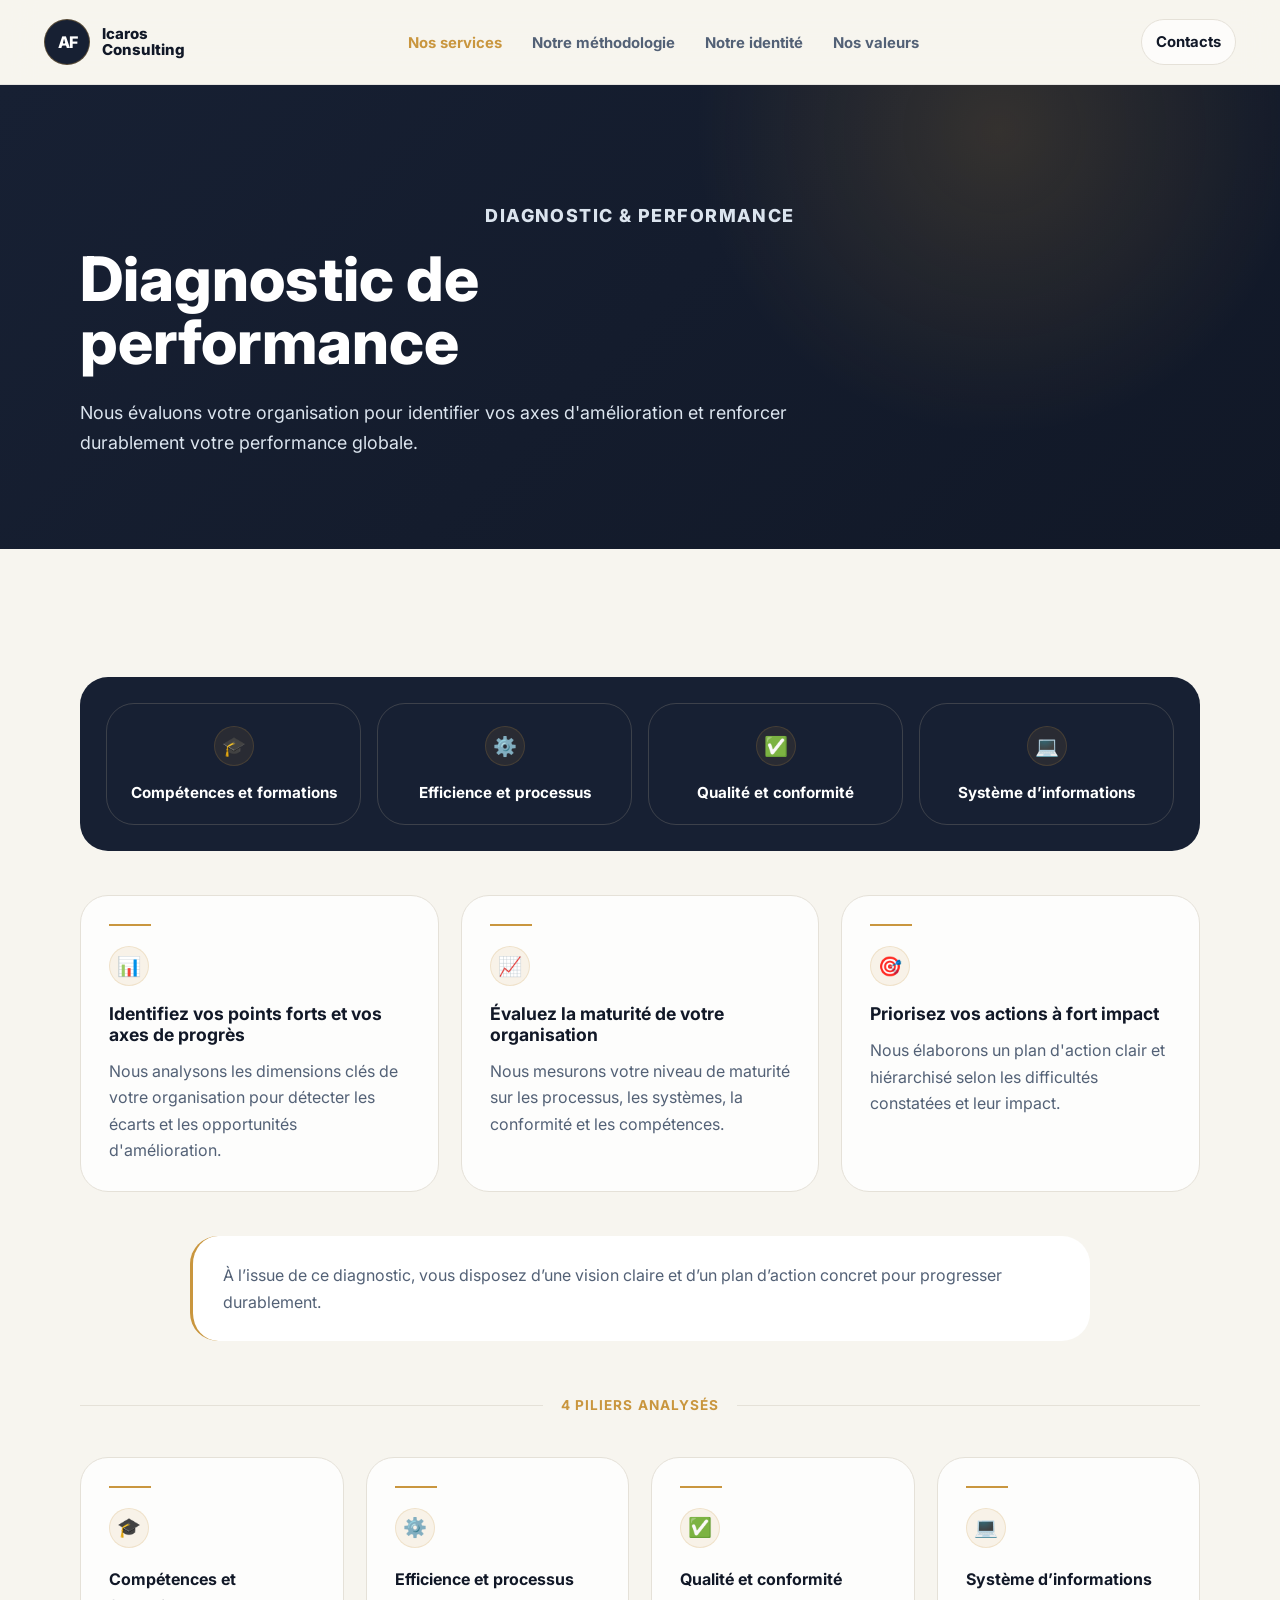
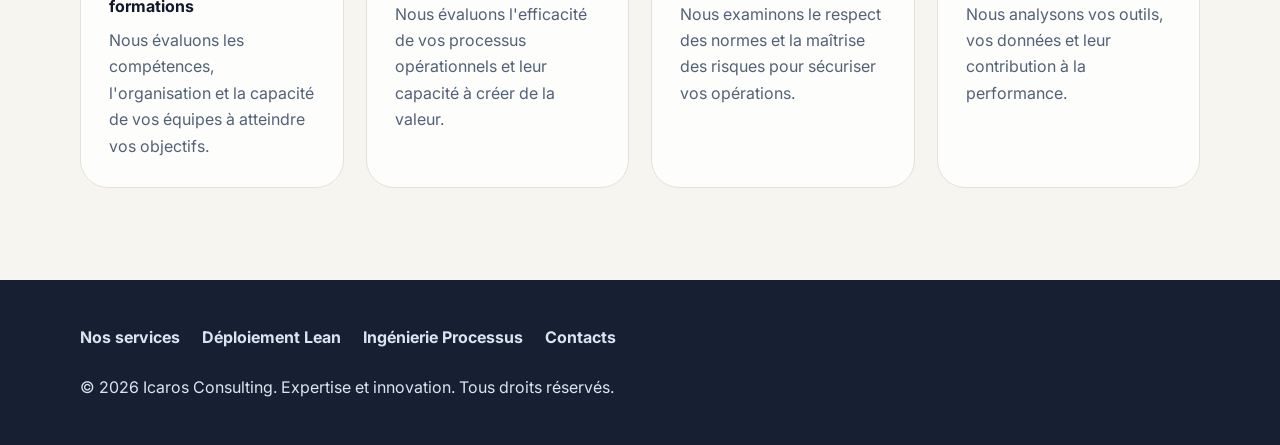
<file: diagnostic-performance.html>
<!DOCTYPE html>
<html lang="fr">
<head>
  <meta charset="UTF-8" />
  <meta name="viewport" content="width=device-width, initial-scale=1.0" />
  <meta name="robots" content="index, follow, max-image-preview:large" />
  <meta name="author" content="Icaros Consulting" />
  <meta name="theme-color" content="#172033" />
  <meta name="format-detection" content="telephone=yes" />
  <title>Diagnostic de performance | Icaros Consulting</title>
  <meta name="description" content="Nous évaluons votre organisation pour identifier vos axes d’amélioration et renforcer durablement votre performance globale." />
  <link rel="canonical" href="https://www.icaros-consulting.com/diagnostic-performance.html" />
  <meta property="og:type" content="article" /><meta property="og:title" content="Diagnostic de performance | Icaros Consulting" /><meta property="og:description" content="Nous évaluons votre organisation pour identifier vos axes d’amélioration et renforcer durablement votre performance globale." /><meta property="og:url" content="https://www.icaros-consulting.com/diagnostic-performance.html" /><meta property="og:locale" content="fr_FR" />
  <meta property="og:site_name" content="Icaros Consulting" />
  <meta property="og:image" content="https://www.icaros-consulting.com/og-image.png" />
  <meta property="og:image:alt" content="Icaros Consulting - Conseil & transformation finance" />
  <meta property="og:image:width" content="1200" />
  <meta property="og:image:height" content="630" />
  <meta property="og:image:type" content="image/png" />
  <meta name="twitter:image" content="https://www.icaros-consulting.com/og-image.png" />
  <meta name="twitter:card" content="summary_large_image" />
  <link rel="icon" href="/favicon.svg" type="image/svg+xml" />
  <link rel="preconnect" href="https://fonts.googleapis.com"><link rel="preconnect" href="https://fonts.gstatic.com" crossorigin><link href="https://fonts.googleapis.com/css2?family=Inter:wght@400;500;600;700;800&display=swap" rel="stylesheet"><link rel="stylesheet" href="/style.css" />

  <script type="application/ld+json">
  {
  "@context": "https://schema.org",
  "@type": "BreadcrumbList",
  "itemListElement": [
    {
      "@type": "ListItem",
      "position": 1,
      "name": "Accueil",
      "item": "https://www.icaros-consulting.com/"
    },
    {
      "@type": "ListItem",
      "position": 2,
      "name": "Diagnostic de performance",
      "item": "https://www.icaros-consulting.com/diagnostic-performance.html"
    }
  ]
}
  </script>
  <script type="application/ld+json">
  {
  "@context": "https://schema.org",
  "@type": "Service",
  "name": "Diagnostic de performance",
  "description": "Nous évaluons votre organisation pour identifier vos axes d’amélioration et renforcer durablement votre performance globale.",
  "provider": {
    "@type": "ProfessionalService",
    "name": "Icaros Consulting",
    "url": "https://www.icaros-consulting.com/"
  },
  "areaServed": {
    "@type": "Country",
    "name": "France"
  },
  "serviceType": "Diagnostic de performance"
}
  </script>
</head>
<body>
  <a class="skip-link" href="#contenu">Aller au contenu</a>
  <header class="header"><nav class="top-nav" aria-label="Navigation principale"><a href="/" class="logo-card" aria-label="Icaros Consulting"><div class="logo-af">AF</div><div class="logo-name"><span>Icaros</span><span>Consulting</span></div></a><ul class="nav-menu"><li><a class="active" href="/#services">Nos services</a></li><li><a href="/methodologie.html">Notre méthodologie</a></li><li><a href="/#identite">Notre identité</a></li><li><a href="/#valeurs">Nos valeurs</a></li></ul><a href="/contact.html" class="nav-contact">Contacts</a></nav></header>
  <main id="contenu">
    <section class="page-hero"><div class="page-inner"><p class="diagnostic-badge">Diagnostic & Performance</p><h1>Diagnostic de performance</h1><p>Nous évaluons votre organisation pour identifier vos axes d'amélioration et renforcer durablement votre performance globale.</p></div></section>
    <section class="section"><div class="container"><div class="maturity-box"><div class="maturity-items"><div class="maturity-item"><div class="maturity-icon">🎓</div><h3>Compétences et formations</h3></div><div class="maturity-item"><div class="maturity-icon">⚙️</div><h3>Efficience et processus</h3></div><div class="maturity-item"><div class="maturity-icon">✅</div><h3>Qualité et conformité</h3></div><div class="maturity-item"><div class="maturity-icon">💻</div><h3>Système d’informations</h3></div></div></div><div class="diagnostic-grid"><article class="diagnostic-card"><div class="card-icon">📊</div><h3>Identifiez vos points forts et vos axes de progrès</h3><p>Nous analysons les dimensions clés de votre organisation pour détecter les écarts et les opportunités d'amélioration.</p></article><article class="diagnostic-card"><div class="card-icon">📈</div><h3>Évaluez la maturité de votre organisation</h3><p>Nous mesurons votre niveau de maturité sur les processus, les systèmes, la conformité et les compétences.</p></article><article class="diagnostic-card"><div class="card-icon">🎯</div><h3>Priorisez vos actions à fort impact</h3><p>Nous élaborons un plan d'action clair et hiérarchisé selon les difficultés constatées et leur impact.</p></article></div><div class="diagnostic-conclusion"><p>À l’issue de ce diagnostic, vous disposez d’une vision claire et d’un plan d’action concret pour progresser durablement.</p></div><div class="pillars-section"><div class="pillars-title"><span></span><h3>4 piliers analysés</h3><span></span></div><div class="pillars-grid"><article class="pillar-card"><div class="pillar-icon">🎓</div><h4>Compétences et formations</h4><p>Nous évaluons les compétences, l'organisation et la capacité de vos équipes à atteindre vos objectifs.</p></article><article class="pillar-card"><div class="pillar-icon">⚙️</div><h4>Efficience et processus</h4><p>Nous évaluons l'efficacité de vos processus opérationnels et leur capacité à créer de la valeur.</p></article><article class="pillar-card"><div class="pillar-icon">✅</div><h4>Qualité et conformité</h4><p>Nous examinons le respect des normes et la maîtrise des risques pour sécuriser vos opérations.</p></article><article class="pillar-card"><div class="pillar-icon">💻</div><h4>Système d’informations</h4><p>Nous analysons vos outils, vos données et leur contribution à la performance.</p></article></div></div></div></section>
  </main>
  <footer class="footer"><div class="footer-inner"><ul class="footer-links"><li><a href="/">Nos services</a></li><li><a href="/deploiement-lean.html">Déploiement Lean</a></li><li><a href="/ingenierie-processus.html">Ingénierie Processus</a></li><li><a href="/contact.html">Contacts</a></li></ul><p>© 2026 Icaros Consulting. Expertise et innovation. Tous droits réservés.</p></div></footer>
</body>
</html>
</file>
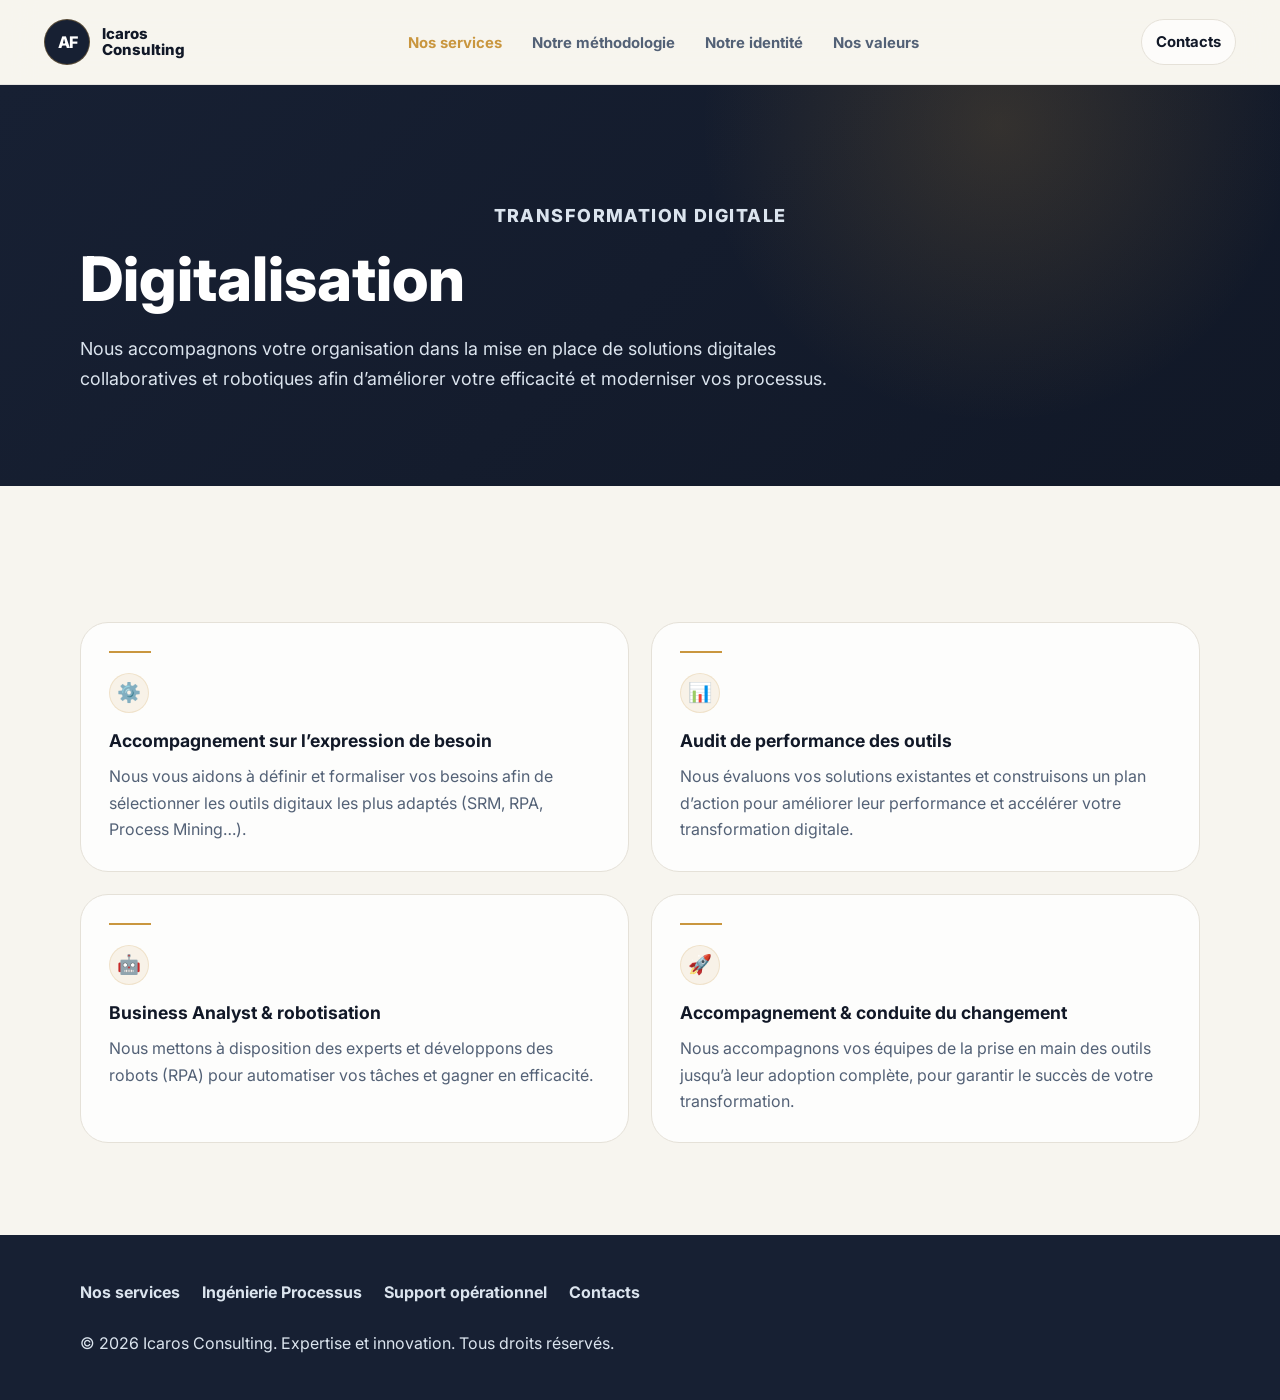
<file: digitalisation.html>
<!DOCTYPE html>
<html lang="fr">
<head>
  <meta charset="UTF-8" />
  <meta name="viewport" content="width=device-width, initial-scale=1.0" />
  <meta name="robots" content="index, follow, max-image-preview:large" />
  <meta name="author" content="Icaros Consulting" />
  <meta name="theme-color" content="#172033" />
  <meta name="format-detection" content="telephone=yes" />
  <title>Digitalisation | Icaros Consulting</title>
  <meta name="description" content="Nous accompagnons votre organisation dans la mise en place de solutions digitales collaboratives et robotiques afin d’améliorer votre efficacité." />
  <link rel="canonical" href="https://www.icaros-consulting.com/digitalisation.html" />
  <meta property="og:type" content="article" /><meta property="og:title" content="Digitalisation | Icaros Consulting" /><meta property="og:description" content="Nous accompagnons votre organisation dans la mise en place de solutions digitales collaboratives et robotiques afin d’améliorer votre efficacité." /><meta property="og:url" content="https://www.icaros-consulting.com/digitalisation.html" /><meta property="og:locale" content="fr_FR" />
  <meta property="og:site_name" content="Icaros Consulting" />
  <meta property="og:image" content="https://www.icaros-consulting.com/og-image.png" />
  <meta property="og:image:alt" content="Icaros Consulting - Conseil & transformation finance" />
  <meta property="og:image:width" content="1200" />
  <meta property="og:image:height" content="630" />
  <meta property="og:image:type" content="image/png" />
  <meta name="twitter:image" content="https://www.icaros-consulting.com/og-image.png" />
  <meta name="twitter:card" content="summary_large_image" />
  <link rel="icon" href="/favicon.svg" type="image/svg+xml" />
  <link rel="preconnect" href="https://fonts.googleapis.com"><link rel="preconnect" href="https://fonts.gstatic.com" crossorigin><link href="https://fonts.googleapis.com/css2?family=Inter:wght@400;500;600;700;800&display=swap" rel="stylesheet"><link rel="stylesheet" href="/style.css" />

  <script type="application/ld+json">
  {
  "@context": "https://schema.org",
  "@type": "BreadcrumbList",
  "itemListElement": [
    {
      "@type": "ListItem",
      "position": 1,
      "name": "Accueil",
      "item": "https://www.icaros-consulting.com/"
    },
    {
      "@type": "ListItem",
      "position": 2,
      "name": "Digitalisation",
      "item": "https://www.icaros-consulting.com/digitalisation.html"
    }
  ]
}
  </script>
  <script type="application/ld+json">
  {
  "@context": "https://schema.org",
  "@type": "Service",
  "name": "Digitalisation",
  "description": "Nous accompagnons votre organisation dans la mise en place de solutions digitales collaboratives et robotiques afin d’améliorer votre efficacité.",
  "provider": {
    "@type": "ProfessionalService",
    "name": "Icaros Consulting",
    "url": "https://www.icaros-consulting.com/"
  },
  "areaServed": {
    "@type": "Country",
    "name": "France"
  },
  "serviceType": "Digitalisation"
}
  </script>
</head>
<body>
  <a class="skip-link" href="#contenu">Aller au contenu</a>
  <header class="header"><nav class="top-nav" aria-label="Navigation principale"><a href="/" class="logo-card" aria-label="Icaros Consulting"><div class="logo-af">AF</div><div class="logo-name"><span>Icaros</span><span>Consulting</span></div></a><ul class="nav-menu"><li><a class="active" href="/#services">Nos services</a></li><li><a href="/methodologie.html">Notre méthodologie</a></li><li><a href="/#identite">Notre identité</a></li><li><a href="/#valeurs">Nos valeurs</a></li></ul><a href="/contact.html" class="nav-contact">Contacts</a></nav></header>
  <main id="contenu">
    <section class="page-hero"><div class="page-inner"><p class="digital-eyebrow">Transformation digitale</p><h1>Digitalisation</h1><p>Nous accompagnons votre organisation dans la mise en place de solutions digitales collaboratives et robotiques afin d’améliorer votre efficacité et moderniser vos processus.</p></div></section>
    <section class="section"><div class="container"><div class="digital-grid"><article class="digital-card"><div class="digital-icon">⚙️</div><h3>Accompagnement sur l’expression de besoin</h3><p>Nous vous aidons à définir et formaliser vos besoins afin de sélectionner les outils digitaux les plus adaptés (SRM, RPA, Process Mining…).</p></article><article class="digital-card"><div class="digital-icon">📊</div><h3>Audit de performance des outils</h3><p>Nous évaluons vos solutions existantes et construisons un plan d’action pour améliorer leur performance et accélérer votre transformation digitale.</p></article><article class="digital-card"><div class="digital-icon">🤖</div><h3>Business Analyst & robotisation</h3><p>Nous mettons à disposition des experts et développons des robots (RPA) pour automatiser vos tâches et gagner en efficacité.</p></article><article class="digital-card"><div class="digital-icon">🚀</div><h3>Accompagnement & conduite du changement</h3><p>Nous accompagnons vos équipes de la prise en main des outils jusqu’à leur adoption complète, pour garantir le succès de votre transformation.</p></article></div></div></section>
  </main>
  <footer class="footer"><div class="footer-inner"><ul class="footer-links"><li><a href="/">Nos services</a></li><li><a href="/ingenierie-processus.html">Ingénierie Processus</a></li><li><a href="/support-operationnel.html">Support opérationnel</a></li><li><a href="/contact.html">Contacts</a></li></ul><p>© 2026 Icaros Consulting. Expertise et innovation. Tous droits réservés.</p></div></footer>
</body>
</html>
</file>
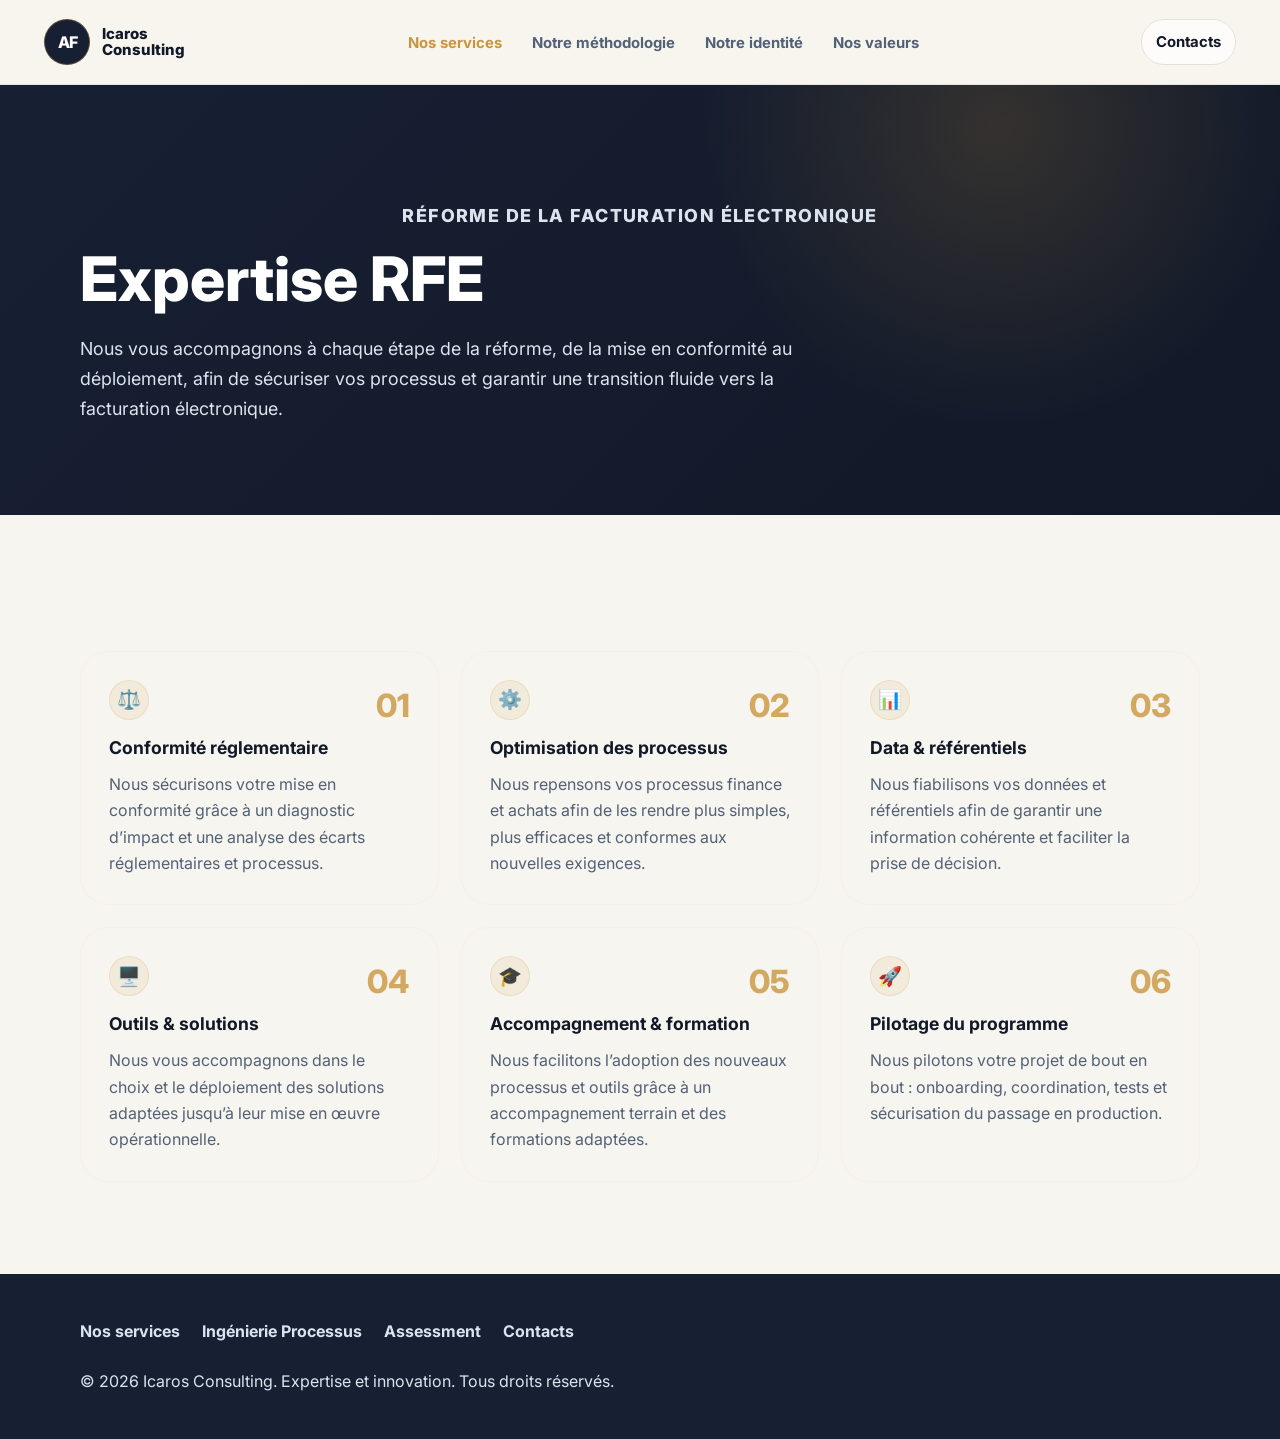
<file: expertise-rfe.html>
<!DOCTYPE html>
<html lang="fr">
<head>
  <meta charset="UTF-8" />
  <meta name="viewport" content="width=device-width, initial-scale=1.0" />
  <meta name="robots" content="index, follow, max-image-preview:large" />
  <meta name="author" content="Icaros Consulting" />
  <meta name="theme-color" content="#172033" />
  <meta name="format-detection" content="telephone=yes" />
  <title>Expertise RFE | Icaros Consulting</title>
  <meta name="description" content="Nous vous accompagnons à chaque étape de la réforme, de la mise en conformité au déploiement, afin de sécuriser vos processus." />
  <link rel="canonical" href="https://www.icaros-consulting.com/expertise-rfe.html" />
  <meta property="og:type" content="article" /><meta property="og:title" content="Expertise RFE | Icaros Consulting" /><meta property="og:description" content="Nous vous accompagnons à chaque étape de la réforme, de la mise en conformité au déploiement, afin de sécuriser vos processus." /><meta property="og:url" content="https://www.icaros-consulting.com/expertise-rfe.html" /><meta property="og:locale" content="fr_FR" />
  <meta property="og:site_name" content="Icaros Consulting" />
  <meta property="og:image" content="https://www.icaros-consulting.com/og-image.png" />
  <meta property="og:image:alt" content="Icaros Consulting - Conseil & transformation finance" />
  <meta property="og:image:width" content="1200" />
  <meta property="og:image:height" content="630" />
  <meta property="og:image:type" content="image/png" />
  <meta name="twitter:image" content="https://www.icaros-consulting.com/og-image.png" />
  <meta name="twitter:card" content="summary_large_image" />
  <link rel="icon" href="/favicon.svg" type="image/svg+xml" />
  <link rel="preconnect" href="https://fonts.googleapis.com"><link rel="preconnect" href="https://fonts.gstatic.com" crossorigin><link href="https://fonts.googleapis.com/css2?family=Inter:wght@400;500;600;700;800&display=swap" rel="stylesheet"><link rel="stylesheet" href="/style.css" />

  <script type="application/ld+json">
  {
  "@context": "https://schema.org",
  "@type": "BreadcrumbList",
  "itemListElement": [
    {
      "@type": "ListItem",
      "position": 1,
      "name": "Accueil",
      "item": "https://www.icaros-consulting.com/"
    },
    {
      "@type": "ListItem",
      "position": 2,
      "name": "Expertise RFE",
      "item": "https://www.icaros-consulting.com/expertise-rfe.html"
    }
  ]
}
  </script>
  <script type="application/ld+json">
  {
  "@context": "https://schema.org",
  "@type": "Service",
  "name": "Expertise RFE",
  "description": "Nous vous accompagnons à chaque étape de la réforme, de la mise en conformité au déploiement, afin de sécuriser vos processus.",
  "provider": {
    "@type": "ProfessionalService",
    "name": "Icaros Consulting",
    "url": "https://www.icaros-consulting.com/"
  },
  "areaServed": {
    "@type": "Country",
    "name": "France"
  },
  "serviceType": "Expertise RFE"
}
  </script>
</head>
<body>
  <a class="skip-link" href="#contenu">Aller au contenu</a>
  <header class="header"><nav class="top-nav" aria-label="Navigation principale"><a href="/" class="logo-card" aria-label="Icaros Consulting"><div class="logo-af">AF</div><div class="logo-name"><span>Icaros</span><span>Consulting</span></div></a><ul class="nav-menu"><li><a class="active" href="/#services">Nos services</a></li><li><a href="/methodologie.html">Notre méthodologie</a></li><li><a href="/#identite">Notre identité</a></li><li><a href="/#valeurs">Nos valeurs</a></li></ul><a href="/contact.html" class="nav-contact">Contacts</a></nav></header>
  <main id="contenu">
    <section class="page-hero"><div class="page-inner"><p class="rfe-badge">Réforme de la Facturation Électronique</p><h1>Expertise RFE</h1><p>Nous vous accompagnons à chaque étape de la réforme, de la mise en conformité au déploiement, afin de sécuriser vos processus et garantir une transition fluide vers la facturation électronique.</p></div></section>
    <section class="section"><div class="container"><div class="rfe-premium-grid"><article class="rfe-premium-card"><div class="rfe-card-top"><div class="rfe-icon">⚖️</div><span class="rfe-number">01</span></div><h3>Conformité réglementaire</h3><p>Nous sécurisons votre mise en conformité grâce à un diagnostic d’impact et une analyse des écarts réglementaires et processus.</p></article><article class="rfe-premium-card"><div class="rfe-card-top"><div class="rfe-icon">⚙️</div><span class="rfe-number">02</span></div><h3>Optimisation des processus</h3><p>Nous repensons vos processus finance et achats afin de les rendre plus simples, plus efficaces et conformes aux nouvelles exigences.</p></article><article class="rfe-premium-card"><div class="rfe-card-top"><div class="rfe-icon">📊</div><span class="rfe-number">03</span></div><h3>Data & référentiels</h3><p>Nous fiabilisons vos données et référentiels afin de garantir une information cohérente et faciliter la prise de décision.</p></article><article class="rfe-premium-card"><div class="rfe-card-top"><div class="rfe-icon">🖥️</div><span class="rfe-number">04</span></div><h3>Outils & solutions</h3><p>Nous vous accompagnons dans le choix et le déploiement des solutions adaptées jusqu’à leur mise en œuvre opérationnelle.</p></article><article class="rfe-premium-card"><div class="rfe-card-top"><div class="rfe-icon">🎓</div><span class="rfe-number">05</span></div><h3>Accompagnement & formation</h3><p>Nous facilitons l’adoption des nouveaux processus et outils grâce à un accompagnement terrain et des formations adaptées.</p></article><article class="rfe-premium-card"><div class="rfe-card-top"><div class="rfe-icon">🚀</div><span class="rfe-number">06</span></div><h3>Pilotage du programme</h3><p>Nous pilotons votre projet de bout en bout : onboarding, coordination, tests et sécurisation du passage en production.</p></article></div></div></section>
  </main>
  <footer class="footer"><div class="footer-inner"><ul class="footer-links"><li><a href="/">Nos services</a></li><li><a href="/ingenierie-processus.html">Ingénierie Processus</a></li><li><a href="/diagnostic-performance.html">Assessment</a></li><li><a href="/contact.html">Contacts</a></li></ul><p>© 2026 Icaros Consulting. Expertise et innovation. Tous droits réservés.</p></div></footer>
</body>
</html>
</file>
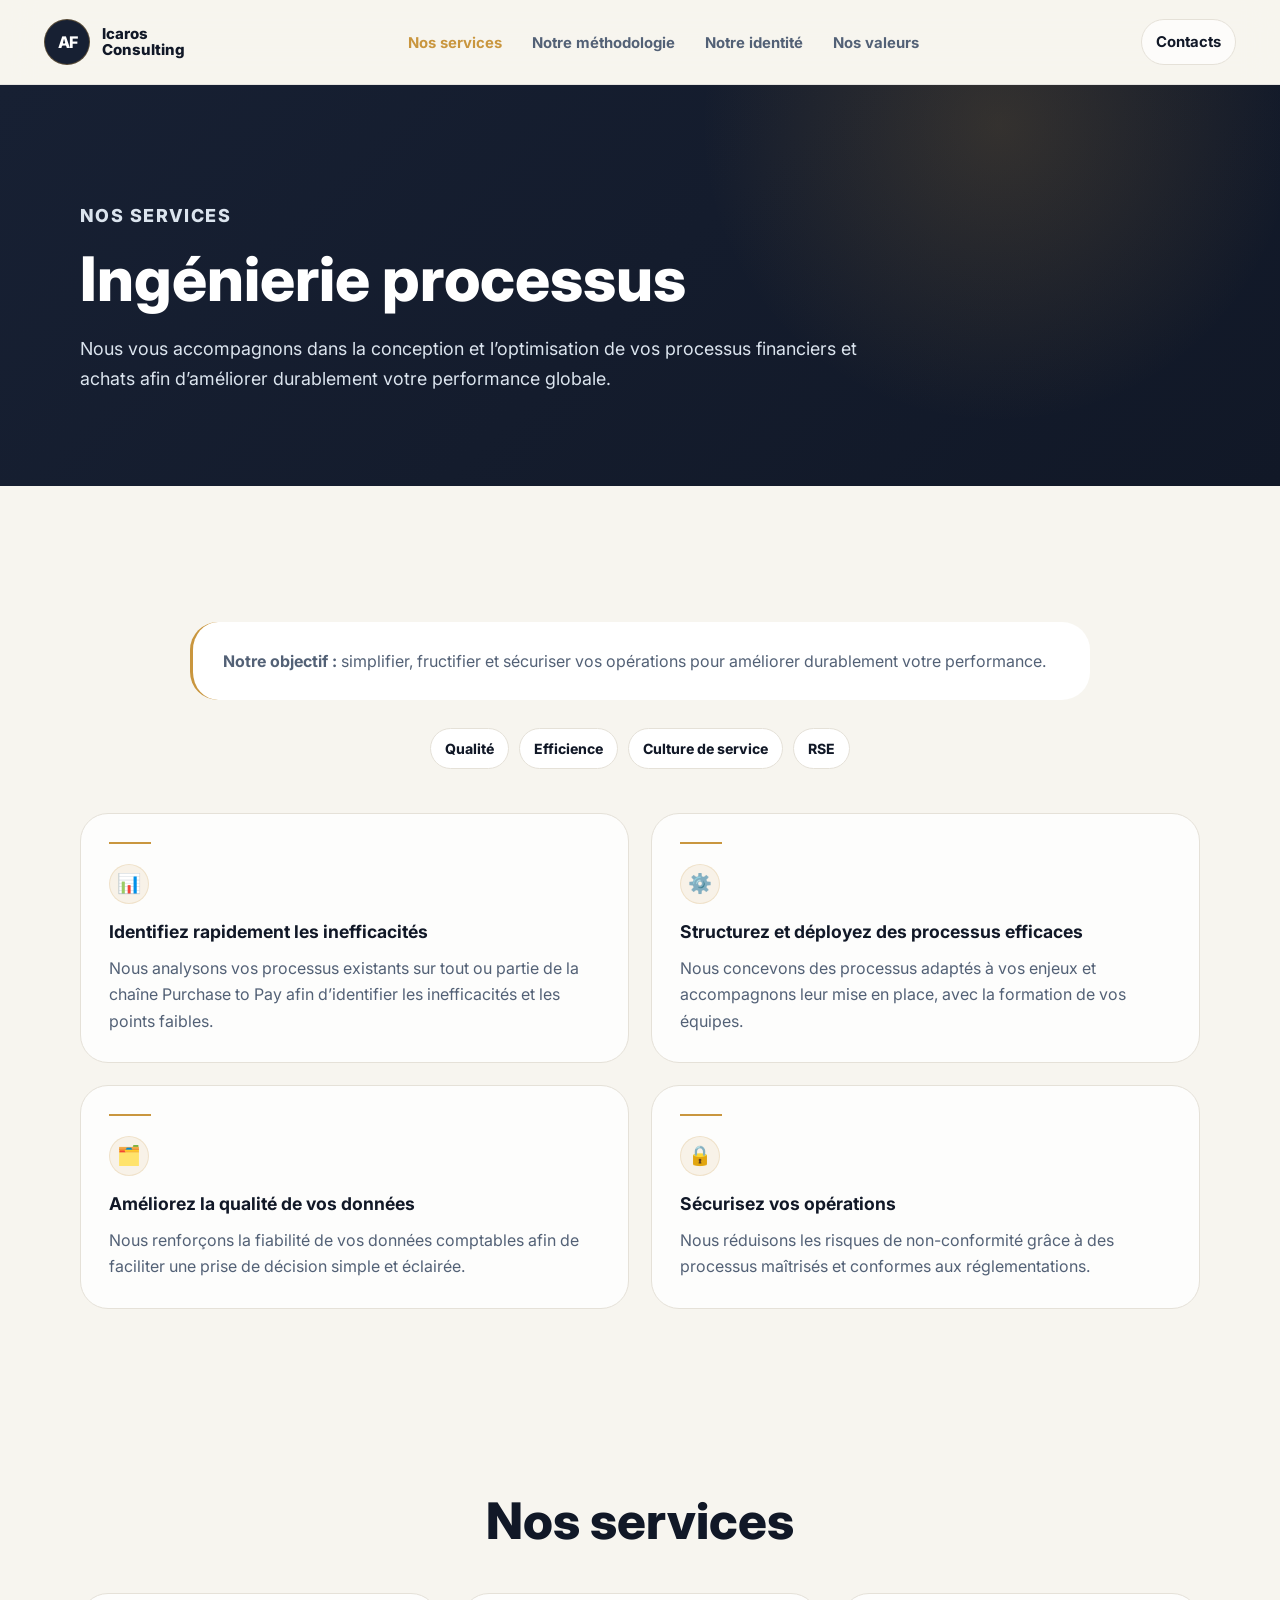
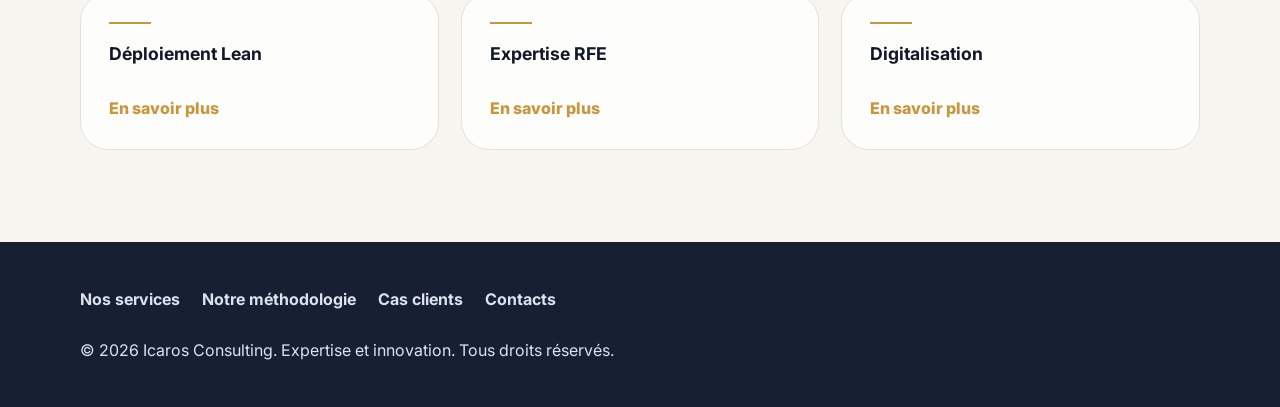
<file: ingenierie-processus.html>
<!DOCTYPE html>
<html lang="fr">
<head>
  <meta charset="UTF-8" />
  <meta name="viewport" content="width=device-width, initial-scale=1.0" />
  <meta name="robots" content="index, follow, max-image-preview:large" />
  <meta name="author" content="Icaros Consulting" />
  <meta name="theme-color" content="#172033" />
  <meta name="format-detection" content="telephone=yes" />
  <title>Ingénierie Processus | Icaros Consulting</title>
  <meta name="description" content="Nous vous accompagnons dans la conception et l’optimisation de vos processus financiers et achats afin d’améliorer durablement votre performance globale." />
  <link rel="canonical" href="https://www.icaros-consulting.com/ingenierie-processus.html" />
  <meta property="og:type" content="article" />
  <meta property="og:title" content="Ingénierie Processus | Icaros Consulting" />
  <meta property="og:description" content="Nous vous accompagnons dans la conception et l’optimisation de vos processus financiers et achats afin d’améliorer durablement votre performance globale." />
  <meta property="og:url" content="https://www.icaros-consulting.com/ingenierie-processus.html" />
  <meta property="og:locale" content="fr_FR" />
  <meta property="og:site_name" content="Icaros Consulting" />
  <meta property="og:image" content="https://www.icaros-consulting.com/og-image.png" />
  <meta property="og:image:alt" content="Icaros Consulting - Conseil & transformation finance" />
  <meta property="og:image:width" content="1200" />
  <meta property="og:image:height" content="630" />
  <meta property="og:image:type" content="image/png" />
  <meta name="twitter:image" content="https://www.icaros-consulting.com/og-image.png" />
  <meta name="twitter:card" content="summary_large_image" />
  <link rel="icon" href="/favicon.svg" type="image/svg+xml" />
  <link rel="preconnect" href="https://fonts.googleapis.com"><link rel="preconnect" href="https://fonts.gstatic.com" crossorigin><link href="https://fonts.googleapis.com/css2?family=Inter:wght@400;500;600;700;800&display=swap" rel="stylesheet"><link rel="stylesheet" href="/style.css" />

  <script type="application/ld+json">
  {
  "@context": "https://schema.org",
  "@type": "BreadcrumbList",
  "itemListElement": [
    {
      "@type": "ListItem",
      "position": 1,
      "name": "Accueil",
      "item": "https://www.icaros-consulting.com/"
    },
    {
      "@type": "ListItem",
      "position": 2,
      "name": "Ingénierie Processus",
      "item": "https://www.icaros-consulting.com/ingenierie-processus.html"
    }
  ]
}
  </script>
  <script type="application/ld+json">
  {
  "@context": "https://schema.org",
  "@type": "Service",
  "name": "Ingénierie Processus",
  "description": "Nous vous accompagnons dans la conception et l’optimisation de vos processus financiers et achats afin d’améliorer durablement votre performance globale.",
  "provider": {
    "@type": "ProfessionalService",
    "name": "Icaros Consulting",
    "url": "https://www.icaros-consulting.com/"
  },
  "areaServed": {
    "@type": "Country",
    "name": "France"
  },
  "serviceType": "Ingénierie Processus"
}
  </script>
</head>
<body>
  <a class="skip-link" href="#contenu">Aller au contenu</a>
  <header class="header"><nav class="top-nav" aria-label="Navigation principale"><a href="/" class="logo-card" aria-label="Icaros Consulting"><div class="logo-af">AF</div><div class="logo-name"><span>Icaros</span><span>Consulting</span></div></a><ul class="nav-menu"><li><a class="active" href="/#services">Nos services</a></li><li><a href="/methodologie.html">Notre méthodologie</a></li><li><a href="/#identite">Notre identité</a></li><li><a href="/#valeurs">Nos valeurs</a></li></ul><a href="/contact.html" class="nav-contact">Contacts</a></nav></header>
  <main id="contenu">
    <section class="page-hero"><div class="page-inner"><p class="eyebrow">Nos services</p><h1>Ingénierie processus</h1><p>Nous vous accompagnons dans la conception et l’optimisation de vos processus financiers et achats afin d’améliorer durablement votre performance globale.</p></div></section>
    <section class="section"><div class="container"><div class="process-objective"><p><strong>Notre objectif :</strong> simplifier, fructifier et sécuriser vos opérations pour améliorer durablement votre performance.</p></div><div class="benefits-bar"><span>Qualité</span><span>Efficience</span><span>Culture de service</span><span>RSE</span></div><div class="process-grid"><article class="process-card"><div class="process-icon">📊</div><h3>Identifiez rapidement les inefficacités</h3><p>Nous analysons vos processus existants sur tout ou partie de la chaîne Purchase to Pay afin d’identifier les inefficacités et les points faibles.</p></article><article class="process-card"><div class="process-icon">⚙️</div><h3>Structurez et déployez des processus efficaces</h3><p>Nous concevons des processus adaptés à vos enjeux et accompagnons leur mise en place, avec la formation de vos équipes.</p></article><article class="process-card"><div class="process-icon">🗂️</div><h3>Améliorez la qualité de vos données</h3><p>Nous renforçons la fiabilité de vos données comptables afin de faciliter une prise de décision simple et éclairée.</p></article><article class="process-card"><div class="process-icon">🔒</div><h3>Sécurisez vos opérations</h3><p>Nous réduisons les risques de non-conformité grâce à des processus maîtrisés et conformes aux réglementations.</p></article></div></div></section>
    <section class="section"><div class="container"><h2>Nos services</h2><div class="internal-grid"><article class="internal-card"><h3>Déploiement Lean</h3><a href="/deploiement-lean.html">En savoir plus</a></article><article class="internal-card"><h3>Expertise RFE</h3><a href="/expertise-rfe.html">En savoir plus</a></article><article class="internal-card"><h3>Digitalisation</h3><a href="/digitalisation.html">En savoir plus</a></article></div></div></section>
  </main>
  <footer class="footer"><div class="footer-inner"><ul class="footer-links"><li><a href="/">Nos services</a></li><li><a href="/methodologie.html">Notre méthodologie</a></li><li><a href="/cas-clients.html">Cas clients</a></li><li><a href="/contact.html">Contacts</a></li></ul><p>© 2026 Icaros Consulting. Expertise et innovation. Tous droits réservés.</p></div></footer>
</body>
</html>
</file>
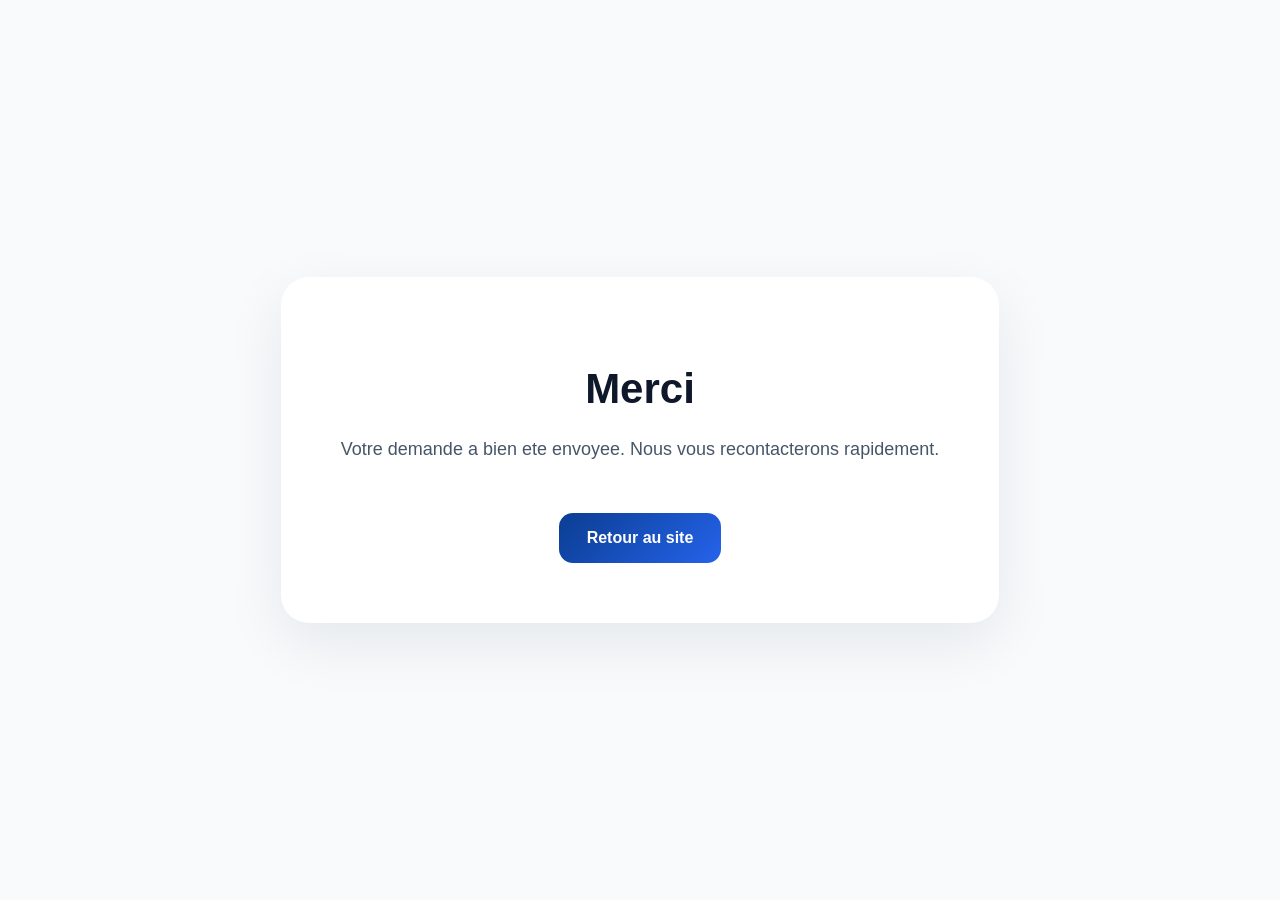
<file: merci.html>
<!DOCTYPE html>

<html lang="fr">

<head>

<meta charset="UTF-8">
<meta name="viewport" content="width=device-width, initial-scale=1.0">

<title>Merci - ICAROS Consulting</title>

<style>

body{
    margin:0;
    display:flex;
    align-items:center;
    justify-content:center;
    height:100vh;
    background:#f8fafc;
    font-family:Arial,sans-serif;
}

.box{
    background:white;
    padding:60px;
    border-radius:28px;
    text-align:center;
    box-shadow:0 20px 60px rgba(15,23,42,0.08);
    max-width:600px;
}

h1{
    font-size:42px;
    color:#0f172a;
    margin-bottom:20px;
}

p{
    font-size:18px;
    color:#475569;
    line-height:1.8;
}

a{
    display:inline-block;
    margin-top:30px;
    padding:16px 28px;
    background:linear-gradient(135deg,#0b3d91,#2563eb);
    color:white;
    text-decoration:none;
    border-radius:14px;
    font-weight:700;
}

</style>

</head>

<body>

<div class="box">

<h1>Merci</h1>

<p>
Votre demande a bien ete envoyee.
Nous vous recontacterons rapidement.
</p>

<a href="/">
Retour au site
</a>

</div>

</body>

</html>
</file>
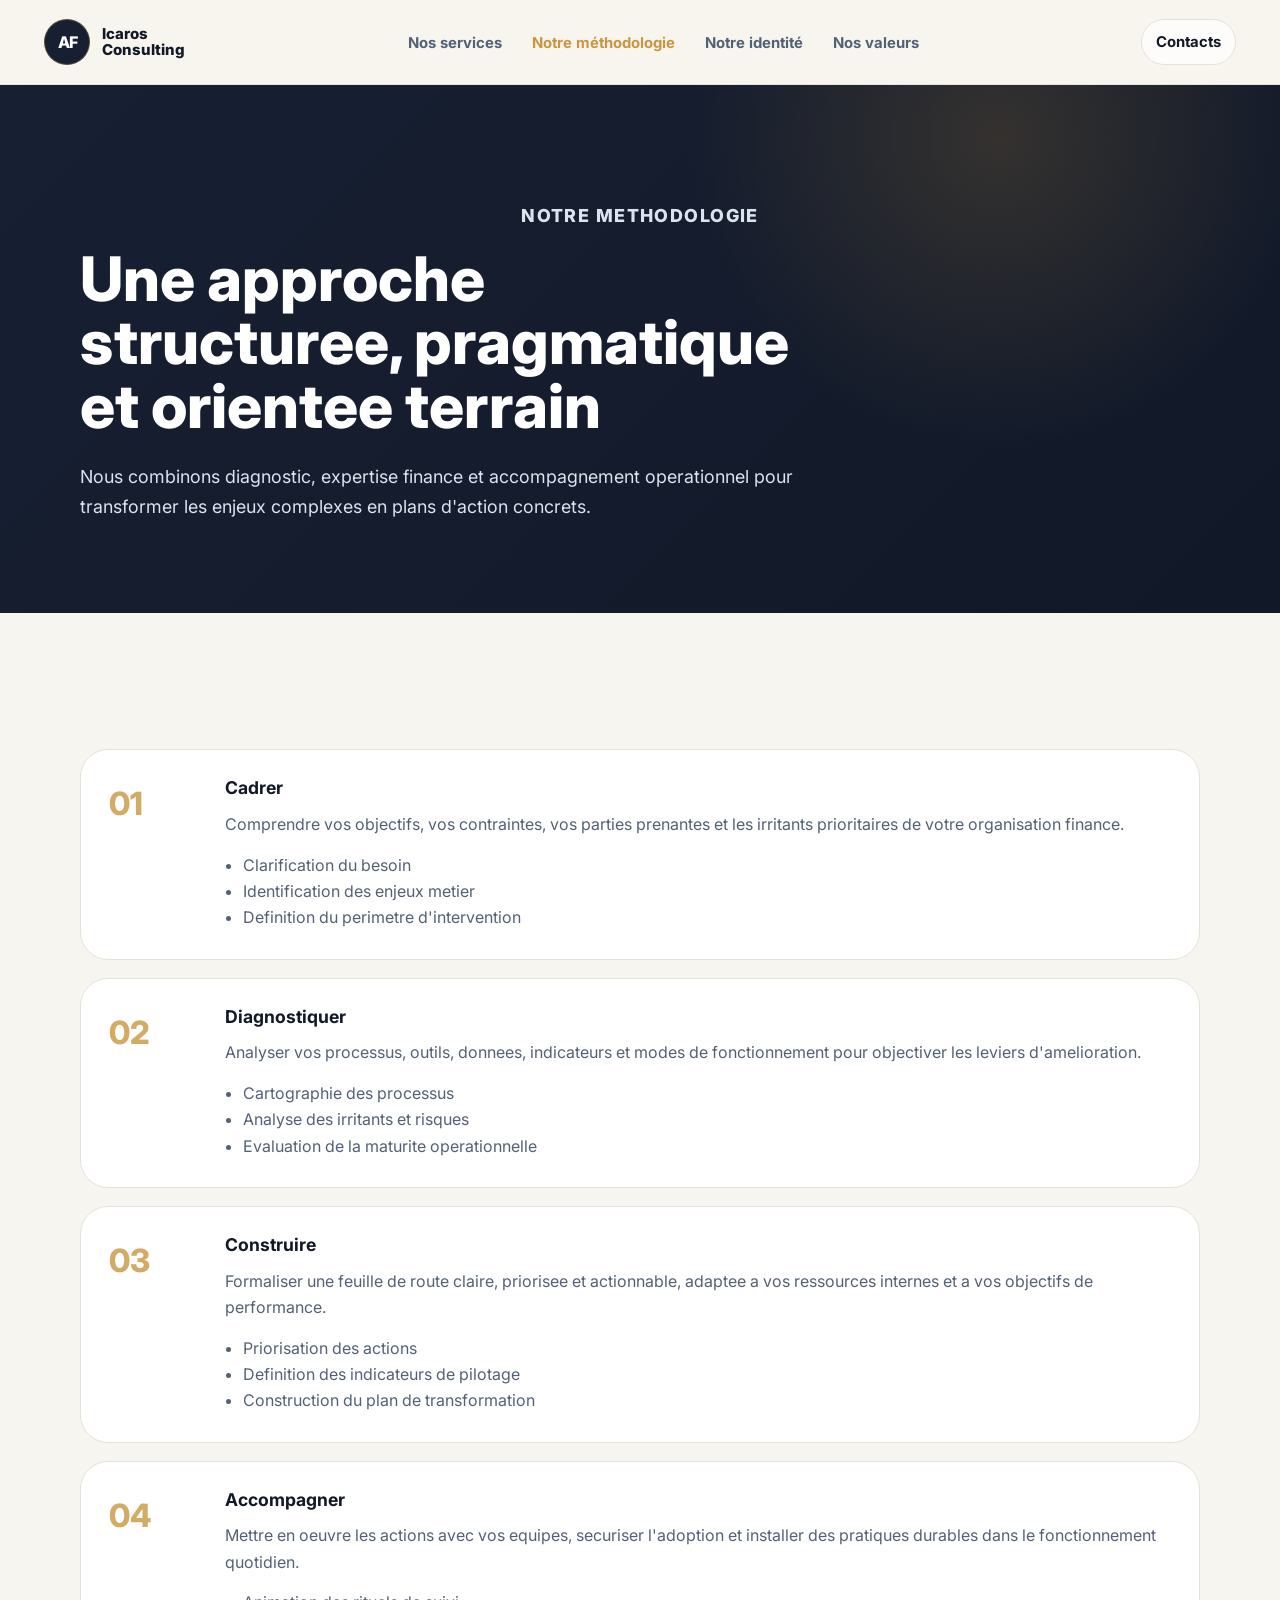
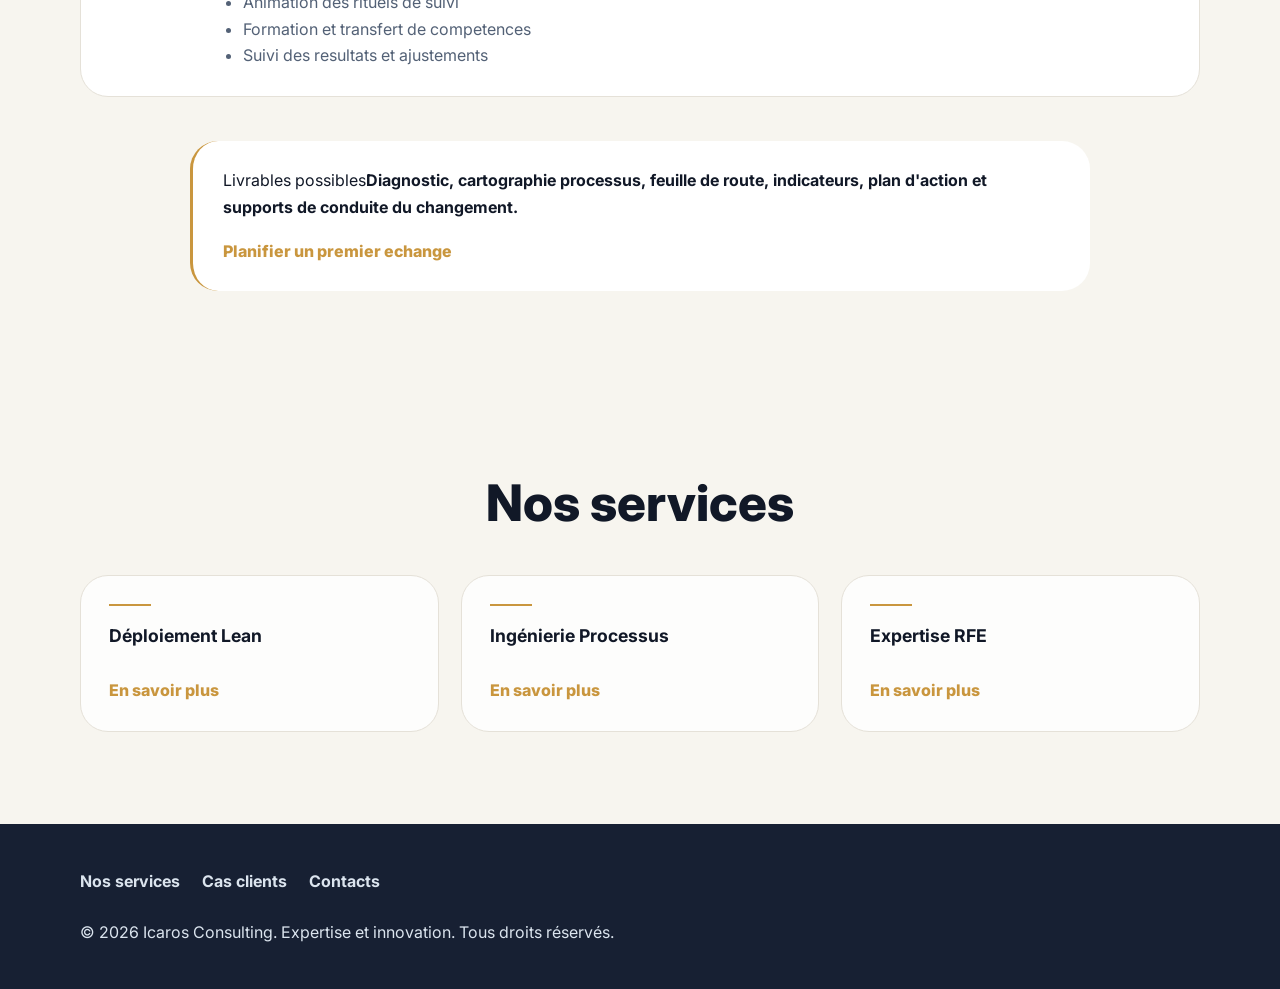
<file: methodologie.html>
<!DOCTYPE html>
<html lang="fr">
<head>
  <meta charset="UTF-8" />
  <meta name="viewport" content="width=device-width, initial-scale=1.0" />
  <meta name="robots" content="index, follow, max-image-preview:large" />
  <meta name="author" content="Icaros Consulting" />
  <meta name="theme-color" content="#172033" />
  <meta name="format-detection" content="telephone=yes" />
  <title>Notre méthodologie | Icaros Consulting</title>
  <meta name="description" content="Une approche structurée, pragmatique et orientée terrain pour transformer les enjeux complexes en plans d’action concrets." />
  <link rel="canonical" href="https://www.icaros-consulting.com/methodologie.html" />
  <meta property="og:type" content="article" /><meta property="og:title" content="Notre méthodologie | Icaros Consulting" /><meta property="og:description" content="Une approche structurée, pragmatique et orientée terrain pour transformer les enjeux complexes en plans d’action concrets." /><meta property="og:url" content="https://www.icaros-consulting.com/methodologie.html" /><meta property="og:locale" content="fr_FR" />
  <meta property="og:site_name" content="Icaros Consulting" />
  <meta property="og:image" content="https://www.icaros-consulting.com/og-image.png" />
  <meta property="og:image:alt" content="Icaros Consulting - Conseil & transformation finance" />
  <meta property="og:image:width" content="1200" />
  <meta property="og:image:height" content="630" />
  <meta property="og:image:type" content="image/png" />
  <meta name="twitter:image" content="https://www.icaros-consulting.com/og-image.png" />
  <meta name="twitter:card" content="summary_large_image" />
  <link rel="icon" href="/favicon.svg" type="image/svg+xml" />
  <link rel="preconnect" href="https://fonts.googleapis.com"><link rel="preconnect" href="https://fonts.gstatic.com" crossorigin><link href="https://fonts.googleapis.com/css2?family=Inter:wght@400;500;600;700;800&display=swap" rel="stylesheet"><link rel="stylesheet" href="/style.css" />

  <script type="application/ld+json">
  {
  "@context": "https://schema.org",
  "@type": "BreadcrumbList",
  "itemListElement": [
    {
      "@type": "ListItem",
      "position": 1,
      "name": "Accueil",
      "item": "https://www.icaros-consulting.com/"
    },
    {
      "@type": "ListItem",
      "position": 2,
      "name": "Notre méthodologie",
      "item": "https://www.icaros-consulting.com/methodologie.html"
    }
  ]
}
  </script>
</head>
<body>
  <a class="skip-link" href="#contenu">Aller au contenu</a>
  <header class="header"><nav class="top-nav" aria-label="Navigation principale"><a href="/" class="logo-card" aria-label="Icaros Consulting"><div class="logo-af">AF</div><div class="logo-name"><span>Icaros</span><span>Consulting</span></div></a><ul class="nav-menu"><li><a href="/#services">Nos services</a></li><li><a class="active" href="/methodologie.html">Notre méthodologie</a></li><li><a href="/#identite">Notre identité</a></li><li><a href="/#valeurs">Nos valeurs</a></li></ul><a href="/contact.html" class="nav-contact">Contacts</a></nav></header>
  <main id="contenu">
    <section class="page-hero"><div class="page-inner"><p class="method-eyebrow">Notre methodologie</p><h1>Une approche structuree, pragmatique et orientee terrain</h1><p>Nous combinons diagnostic, expertise finance et accompagnement operationnel pour transformer les enjeux complexes en plans d'action concrets.</p></div></section>
    <section class="section"><div class="container"><div class="method-timeline"><article class="method-step"><div class="method-index">01</div><div class="method-content"><h3>Cadrer</h3><p>Comprendre vos objectifs, vos contraintes, vos parties prenantes et les irritants prioritaires de votre organisation finance.</p><ul><li>Clarification du besoin</li><li>Identification des enjeux metier</li><li>Definition du perimetre d'intervention</li></ul></div></article><article class="method-step"><div class="method-index">02</div><div class="method-content"><h3>Diagnostiquer</h3><p>Analyser vos processus, outils, donnees, indicateurs et modes de fonctionnement pour objectiver les leviers d'amelioration.</p><ul><li>Cartographie des processus</li><li>Analyse des irritants et risques</li><li>Evaluation de la maturite operationnelle</li></ul></div></article><article class="method-step"><div class="method-index">03</div><div class="method-content"><h3>Construire</h3><p>Formaliser une feuille de route claire, priorisee et actionnable, adaptee a vos ressources internes et a vos objectifs de performance.</p><ul><li>Priorisation des actions</li><li>Definition des indicateurs de pilotage</li><li>Construction du plan de transformation</li></ul></div></article><article class="method-step"><div class="method-index">04</div><div class="method-content"><h3>Accompagner</h3><p>Mettre en oeuvre les actions avec vos equipes, securiser l'adoption et installer des pratiques durables dans le fonctionnement quotidien.</p><ul><li>Animation des rituels de suivi</li><li>Formation et transfert de competences</li><li>Suivi des resultats et ajustements</li></ul></div></article></div><div class="method-deliverables"><div><span>Livrables possibles</span><strong>Diagnostic, cartographie processus, feuille de route, indicateurs, plan d'action et supports de conduite du changement.</strong></div><a href="/contact.html">Planifier un premier echange</a></div></div></section>
    <section class="section"><div class="container"><h2>Nos services</h2><div class="internal-grid"><article class="internal-card"><h3>Déploiement Lean</h3><a href="/deploiement-lean.html">En savoir plus</a></article><article class="internal-card"><h3>Ingénierie Processus</h3><a href="/ingenierie-processus.html">En savoir plus</a></article><article class="internal-card"><h3>Expertise RFE</h3><a href="/expertise-rfe.html">En savoir plus</a></article></div></div></section>
  </main>
  <footer class="footer"><div class="footer-inner"><ul class="footer-links"><li><a href="/">Nos services</a></li><li><a href="/cas-clients.html">Cas clients</a></li><li><a href="/contact.html">Contacts</a></li></ul><p>© 2026 Icaros Consulting. Expertise et innovation. Tous droits réservés.</p></div></footer>
</body>
</html>
</file>
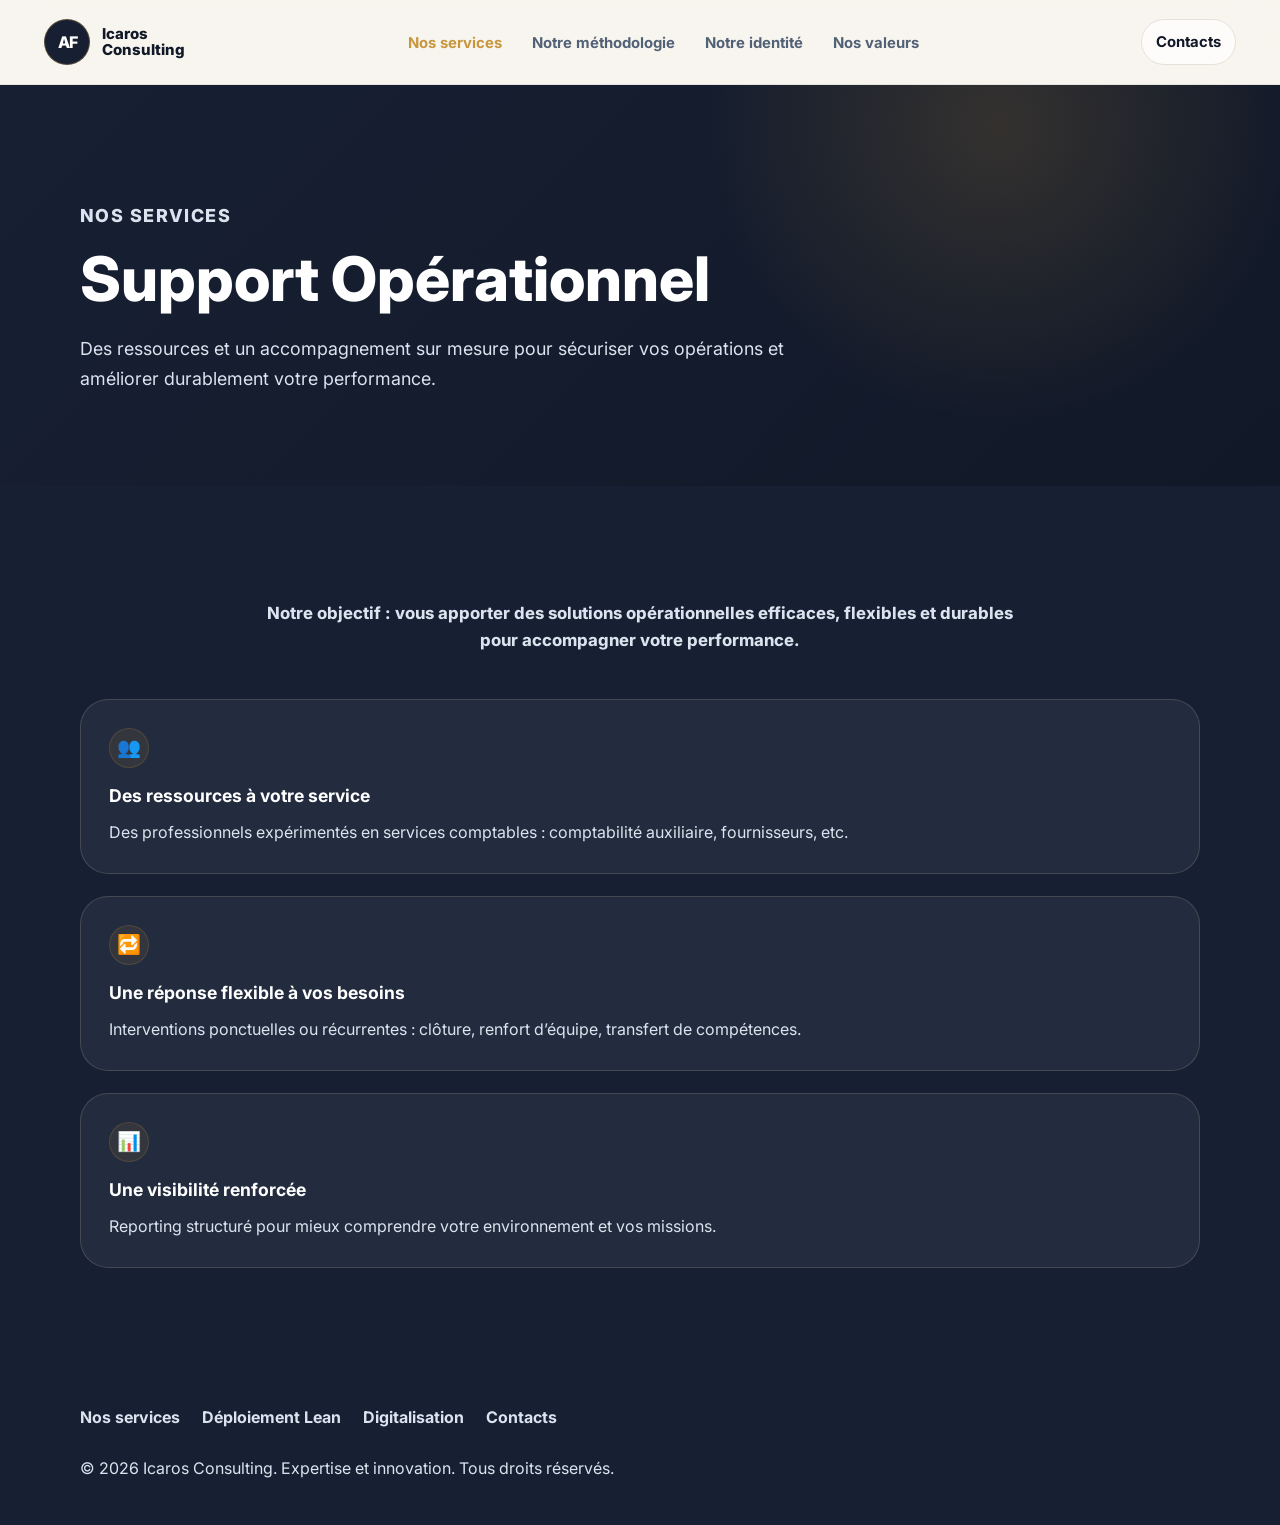
<file: support-operationnel.html>
<!DOCTYPE html>
<html lang="fr">
<head>
  <meta charset="UTF-8" />
  <meta name="viewport" content="width=device-width, initial-scale=1.0" />
  <meta name="robots" content="index, follow, max-image-preview:large" />
  <meta name="author" content="Icaros Consulting" />
  <meta name="theme-color" content="#172033" />
  <meta name="format-detection" content="telephone=yes" />
  <title>Support Opérationnel | Icaros Consulting</title>
  <meta name="description" content="Des ressources et un accompagnement sur mesure pour sécuriser vos opérations et améliorer durablement votre performance." />
  <link rel="canonical" href="https://www.icaros-consulting.com/support-operationnel.html" />
  <meta property="og:type" content="article" /><meta property="og:title" content="Support Opérationnel | Icaros Consulting" /><meta property="og:description" content="Des ressources et un accompagnement sur mesure pour sécuriser vos opérations et améliorer durablement votre performance." /><meta property="og:url" content="https://www.icaros-consulting.com/support-operationnel.html" /><meta property="og:locale" content="fr_FR" />
  <meta property="og:site_name" content="Icaros Consulting" />
  <meta property="og:image" content="https://www.icaros-consulting.com/og-image.png" />
  <meta property="og:image:alt" content="Icaros Consulting - Conseil & transformation finance" />
  <meta property="og:image:width" content="1200" />
  <meta property="og:image:height" content="630" />
  <meta property="og:image:type" content="image/png" />
  <meta name="twitter:image" content="https://www.icaros-consulting.com/og-image.png" />
  <meta name="twitter:card" content="summary_large_image" />
  <link rel="icon" href="/favicon.svg" type="image/svg+xml" />
  <link rel="preconnect" href="https://fonts.googleapis.com"><link rel="preconnect" href="https://fonts.gstatic.com" crossorigin><link href="https://fonts.googleapis.com/css2?family=Inter:wght@400;500;600;700;800&display=swap" rel="stylesheet"><link rel="stylesheet" href="/style.css" />

  <script type="application/ld+json">
  {
  "@context": "https://schema.org",
  "@type": "BreadcrumbList",
  "itemListElement": [
    {
      "@type": "ListItem",
      "position": 1,
      "name": "Accueil",
      "item": "https://www.icaros-consulting.com/"
    },
    {
      "@type": "ListItem",
      "position": 2,
      "name": "Support Opérationnel",
      "item": "https://www.icaros-consulting.com/support-operationnel.html"
    }
  ]
}
  </script>
  <script type="application/ld+json">
  {
  "@context": "https://schema.org",
  "@type": "Service",
  "name": "Support Opérationnel",
  "description": "Des ressources et un accompagnement sur mesure pour sécuriser vos opérations et améliorer durablement votre performance.",
  "provider": {
    "@type": "ProfessionalService",
    "name": "Icaros Consulting",
    "url": "https://www.icaros-consulting.com/"
  },
  "areaServed": {
    "@type": "Country",
    "name": "France"
  },
  "serviceType": "Support Opérationnel"
}
  </script>
</head>
<body>
  <a class="skip-link" href="#contenu">Aller au contenu</a>
  <header class="header"><nav class="top-nav" aria-label="Navigation principale"><a href="/" class="logo-card" aria-label="Icaros Consulting"><div class="logo-af">AF</div><div class="logo-name"><span>Icaros</span><span>Consulting</span></div></a><ul class="nav-menu"><li><a class="active" href="/#services">Nos services</a></li><li><a href="/methodologie.html">Notre méthodologie</a></li><li><a href="/#identite">Notre identité</a></li><li><a href="/#valeurs">Nos valeurs</a></li></ul><a href="/contact.html" class="nav-contact">Contacts</a></nav></header>
  <main id="contenu">
    <section class="page-hero"><div class="page-inner"><p class="eyebrow">Nos services</p><h1>Support Opérationnel</h1><p>Des ressources et un accompagnement sur mesure pour sécuriser vos opérations et améliorer durablement votre performance.</p></div></section>
    <section class="section dark" id="support"><div class="container"><p class="support-objective">Notre objectif : vous apporter des solutions opérationnelles efficaces, flexibles et durables pour accompagner votre performance.</p><div class="support-grid"><article class="support-card"><div class="support-icon">👥</div><h3>Des ressources à votre service</h3><p>Des professionnels expérimentés en services comptables : comptabilité auxiliaire, fournisseurs, etc.</p></article><article class="support-card"><div class="support-icon">🔁</div><h3>Une réponse flexible à vos besoins</h3><p>Interventions ponctuelles ou récurrentes : clôture, renfort d’équipe, transfert de compétences.</p></article><article class="support-card"><div class="support-icon">📊</div><h3>Une visibilité renforcée</h3><p>Reporting structuré pour mieux comprendre votre environnement et vos missions.</p></article></div></div></section>
  </main>
  <footer class="footer"><div class="footer-inner"><ul class="footer-links"><li><a href="/">Nos services</a></li><li><a href="/deploiement-lean.html">Déploiement Lean</a></li><li><a href="/digitalisation.html">Digitalisation</a></li><li><a href="/contact.html">Contacts</a></li></ul><p>© 2026 Icaros Consulting. Expertise et innovation. Tous droits réservés.</p></div></footer>
</body>
</html>
</file>
<file: style.css>
:root {
  --ink: #111827;
  --navy: #172033;
  --navy-2: #202b40;
  --steel: #536176;
  --muted: #6b7280;
  --paper: #f7f5ef;
  --surface: #ffffff;
  --line: #e5e1d8;
  --gold: #c9963e;
  --gold-soft: #ead7b5;
  --shadow: 0 20px 50px rgba(17, 24, 39, 0.08);
  --radius: 10px;
  --max: 1120px;
}

* {
  box-sizing: border-box;
  margin: 0;
  padding: 0;
}

html {
  scroll-behavior: smooth;
}

body {
  min-width: 320px;
  font-family: "Inter", Arial, sans-serif;
  color: var(--ink);
  background: var(--paper);
  line-height: 1.65;
}

img,
svg {
  max-width: 100%;
  display: block;
}

a {
  color: inherit;
  text-decoration: none;
}

p {
  color: var(--steel);
}

.skip-link {
  position: absolute;
  left: -999px;
  top: 12px;
  z-index: 100;
  padding: 10px 14px;
  color: var(--surface);
  background: var(--navy);
}

.skip-link:focus {
  left: 12px;
}

.header {
  position: sticky;
  top: 0;
  z-index: 30;
  background: rgba(247, 245, 239, 0.94);
  border-bottom: 1px solid rgba(17, 24, 39, 0.08);
  backdrop-filter: blur(16px);
}

.top-nav {
  width: min(1240px, 100%);
  min-height: 84px;
  margin: 0 auto;
  padding: 14px 24px;
  display: grid;
  grid-template-columns: auto minmax(0, 1fr) auto;
  gap: 26px;
  align-items: center;
}

.logo-card {
  display: inline-flex;
  gap: 12px;
  align-items: center;
}

.logo-af {
  width: 46px;
  height: 46px;
  display: grid;
  place-items: center;
  color: var(--surface);
  background: var(--navy);
  border: 1px solid rgba(201, 150, 62, 0.35);
  border-radius: var(--radius);
  font-weight: 800;
  letter-spacing: -1px;
}

.logo-name {
  display: flex;
  flex-direction: column;
  font-size: 15px;
  font-weight: 800;
  line-height: 1.05;
}

.nav-menu {
  display: flex;
  justify-content: center;
  gap: clamp(14px, 2.4vw, 30px);
  list-style: none;
}

.nav-menu a,
.nav-contact {
  color: var(--steel);
  font-size: 0.93rem;
  font-weight: 700;
}

.nav-menu a:hover,
.nav-contact:hover,
.nav-menu .active {
  color: var(--gold);
}

.nav-contact {
  padding: 10px 14px;
  color: var(--ink);
  background: rgba(255, 255, 255, 0.65);
  border: 1px solid var(--line);
  border-radius: 999px;
}

.section,
.page-hero {
  padding: 92px 24px;
}

.container,
.hero-inner,
.page-inner,
.footer-inner {
  width: min(var(--max), 100%);
  margin: 0 auto;
}

.hero {
  min-height: 690px;
  display: flex;
  align-items: center;
  color: var(--surface);
  background:
    linear-gradient(115deg, rgba(17, 24, 39, 0.98), rgba(23, 32, 51, 0.92)),
    url("https://images.unsplash.com/photo-1497366754035-f200968a6e72?auto=format&fit=crop&w=1800&q=72");
  background-size: cover;
  background-position: center;
}

.hero-inner {
  display: grid;
  grid-template-columns: minmax(0, 0.66fr) minmax(260px, 0.34fr);
  gap: 54px;
  align-items: center;
}

.hero h1,
.page-hero h1 {
  max-width: 720px;
  color: inherit;
  font-size: clamp(2.25rem, 4.8vw, 4.25rem);
  line-height: 1.04;
  font-weight: 800;
}

.hero p {
  max-width: 760px;
  margin-top: 26px;
  color: #dbe4ee;
  font-size: clamp(1.04rem, 1.5vw, 1.22rem);
}

.hero-highlight {
  padding: 18px 22px;
  border-left: 3px solid var(--gold);
  border-radius: var(--radius);
  background: rgba(255, 255, 255, 0.07);
  font-weight: 750;
}

.hero-map {
  padding: 30px;
  color: var(--gold-soft);
  border: 1px solid rgba(234, 215, 181, 0.24);
  border-radius: var(--radius);
  background:
    linear-gradient(135deg, rgba(255,255,255,0.08), rgba(255,255,255,0.02)),
    linear-gradient(90deg, rgba(201,150,62,0.16) 1px, transparent 1px);
  background-size: auto, 42px 42px;
  box-shadow: 0 30px 80px rgba(0, 0, 0, 0.18);
  font-size: clamp(1.35rem, 2.7vw, 2rem);
  font-weight: 800;
  line-height: 1.6;
  letter-spacing: 0.08em;
}

.page-hero {
  color: var(--surface);
  background:
    radial-gradient(circle at 78% 10%, rgba(201,150,62,0.18), transparent 28%),
    linear-gradient(135deg, var(--navy), #111827);
}

.page-hero p {
  max-width: 780px;
  margin-top: 24px;
  color: #dbe4ee;
  font-size: 1.12rem;
}

.eyebrow,
.finance-tagline,
.rfe-badge,
.diagnostic-badge,
.digital-eyebrow,
.method-eyebrow,
.case-eyebrow,
.contact-eyebrow {
  display: table;
  margin: 0 auto 16px;
  color: var(--gold);
  font-size: 0.78rem;
  font-weight: 800;
  letter-spacing: 0.08em;
  text-transform: uppercase;
}

.page-hero .eyebrow {
  margin-left: 0;
}

h2 {
  max-width: 780px;
  margin: 0 auto 20px;
  color: var(--ink);
  font-size: clamp(2rem, 4vw, 3.15rem);
  line-height: 1.12;
  font-weight: 800;
  text-align: center;
}

h3 {
  margin-bottom: 12px;
  color: var(--ink);
  font-size: 1.1rem;
  line-height: 1.18;
}

h4 {
  margin-bottom: 8px;
  color: var(--ink);
}

.intro,
.finance-text,
.finance-mission,
.finance-intro,
.process-intro,
.diagnostic-intro,
.rfe-description,
.support-description,
.support-objective,
.digital-intro,
.values-intro,
.contact-intro,
.method-heading p,
.case-heading p {
  max-width: 780px;
  margin: 0 auto;
  text-align: center;
  font-size: 1.05rem;
}

.finance-mission,
.support-objective {
  margin-top: 22px;
  font-weight: 750;
}

.grid,
.finance-grid,
.services-grid,
.process-grid,
.diagnostic-grid,
.pillars-grid,
.rfe-premium-grid,
.support-grid,
.digital-grid,
.identity-grid,
.values-grid,
.case-grid,
.internal-grid,
.contact-grid {
  display: grid;
  gap: 22px;
  margin-top: 44px;
}

.finance-grid,
.process-grid,
.digital-grid,
.identity-grid,
.contact-grid {
  grid-template-columns: repeat(2, minmax(0, 1fr));
}

.services-grid,
.diagnostic-grid,
.values-grid,
.case-grid,
.internal-grid,
.rfe-premium-grid {
  grid-template-columns: repeat(3, minmax(0, 1fr));
}

.pillars-grid {
  grid-template-columns: repeat(4, minmax(0, 1fr));
}

.card,
.finance-card,
.services-grid article,
.process-card,
.diagnostic-card,
.pillar-card,
.rfe-premium-card,
.support-card,
.digital-card,
.identity-card,
.value-card,
.case-card,
.internal-card,
.contact-card {
  position: relative;
  overflow: hidden;
  padding: 28px;
  background: rgba(255,255,255,0.82);
  border: 1px solid var(--line);
  border-radius: var(--radius);
}

.card::before,
.finance-card::before,
.services-grid article::before,
.process-card::before,
.diagnostic-card::before,
.pillar-card::before,
.digital-card::before,
.value-card::before,
.case-card::before,
.internal-card::before {
  content: "";
  display: block;
  width: 42px;
  height: 2px;
  margin-bottom: 20px;
  background: var(--gold);
}

.card:hover,
.finance-card:hover,
.services-grid article:hover,
.process-card:hover,
.diagnostic-card:hover,
.pillar-card:hover,
.rfe-premium-card:hover,
.support-card:hover,
.digital-card:hover,
.identity-card:hover,
.value-card:hover,
.case-card:hover,
.internal-card:hover,
.contact-card:hover {
  transform: translateY(-3px);
  box-shadow: var(--shadow);
  transition: 0.18s ease;
}

.services-grid a,
.internal-card a,
.case-proof-band a,
.method-deliverables a {
  display: inline-block;
  margin-top: 18px;
  color: var(--gold);
  font-weight: 800;
}

.dark,
.dark-section,
#support,
#identite,
#contact,
.footer {
  color: var(--surface);
  background: var(--navy);
}

.dark h2,
.dark h3,
#support h2,
#support h3,
#identite h2,
#identite h3,
#contact h2,
#contact h3,
.footer h2 {
  color: var(--surface);
}

.dark p,
#support p,
#identite p,
#contact p,
.footer p {
  color: #dbe4ee;
}

.icon,
.process-icon,
.card-icon,
.maturity-icon,
.pillar-icon,
.rfe-icon,
.support-icon,
.digital-icon,
.value-icon,
.contact-icon {
  width: 40px;
  height: 40px;
  display: inline-grid;
  place-items: center;
  margin-bottom: 18px;
  color: var(--gold);
  background: rgba(201,150,62,0.1);
  border: 1px solid rgba(201,150,62,0.18);
  border-radius: 999px;
  font-size: 1.2rem;
}

.icon svg,
.support-icon svg {
  width: 22px;
  height: 22px;
}

.lean-method .grid {
  grid-template-columns: repeat(3, minmax(0, 1fr));
}

.process-objective,
.diagnostic-conclusion,
.method-deliverables,
.case-proof-band {
  max-width: 900px;
  margin: 44px auto 0;
  padding: 26px 30px;
  background: var(--surface);
  border-left: 3px solid var(--gold);
  border-radius: var(--radius);
}

.benefits-bar,
.case-results {
  display: flex;
  flex-wrap: wrap;
  justify-content: center;
  gap: 10px;
  margin-top: 28px;
}

.benefits-bar span,
.case-results span {
  padding: 8px 14px;
  color: var(--ink);
  background: var(--surface);
  border: 1px solid var(--line);
  border-radius: 999px;
  font-size: 0.88rem;
  font-weight: 750;
}

.maturity-box {
  margin-top: 36px;
  padding: 26px;
  background: var(--navy);
  border-radius: var(--radius);
}

.maturity-items {
  display: grid;
  grid-template-columns: repeat(4, minmax(0, 1fr));
  gap: 16px;
}

.maturity-item {
  padding: 22px 16px;
  text-align: center;
  border: 1px solid rgba(234,215,181,0.18);
  border-radius: var(--radius);
}

.maturity-item h3 {
  margin: 0;
  color: var(--surface);
  font-size: 0.95rem;
}

.pillars-title {
  display: flex;
  gap: 18px;
  align-items: center;
  margin: 56px 0 28px;
}

.pillars-title span {
  flex: 1;
  height: 1px;
  background: var(--line);
}

.pillars-title h3 {
  margin: 0;
  color: var(--gold);
  font-size: 0.85rem;
  letter-spacing: 0.08em;
  text-transform: uppercase;
}

.rfe-premium-card,
.support-card,
.identity-card,
.contact-card {
  background: rgba(255,255,255,0.055);
  border-color: rgba(234,215,181,0.16);
}

.rfe-number,
.case-number,
.method-index {
  color: rgba(201,150,62,0.8);
  font-size: 2rem;
  font-weight: 800;
}

.rfe-card-top,
.case-topline {
  display: flex;
  justify-content: space-between;
  gap: 18px;
  align-items: flex-start;
}

.identity-card {
  display: grid;
  grid-template-columns: 150px 1fr;
  gap: 24px;
  align-items: center;
}

.identity-photo {
  width: 150px;
  height: 150px;
  object-fit: cover;
  border: 1px solid rgba(234,215,181,0.5);
  border-radius: var(--radius);
}

.role {
  color: var(--gold-soft);
  font-weight: 800;
}

.method-timeline {
  display: grid;
  gap: 18px;
  margin-top: 44px;
}

.method-step {
  display: grid;
  grid-template-columns: 92px 1fr;
  gap: 24px;
  padding: 28px;
  background: var(--surface);
  border: 1px solid var(--line);
  border-radius: var(--radius);
}

.method-step ul {
  margin-top: 14px;
  padding-left: 18px;
  color: var(--steel);
}

.case-sector {
  color: var(--gold);
  font-weight: 800;
}

.case-content {
  display: grid;
  gap: 18px;
  margin-top: 18px;
}

.contact-card {
  display: flex;
  gap: 18px;
  align-items: flex-start;
}

.contact-card a {
  display: block;
  color: var(--gold-soft);
  font-weight: 800;
  overflow-wrap: anywhere;
}

.footer {
  padding: 44px 24px;
}

.footer-inner {
  display: grid;
  gap: 24px;
}

.footer-links {
  display: flex;
  flex-wrap: wrap;
  gap: 14px 22px;
  list-style: none;
}

.footer-links a {
  color: #dbe4ee;
  font-weight: 700;
}

@media (max-width: 1050px) {
  .top-nav {
    grid-template-columns: 1fr;
    justify-items: center;
    gap: 16px;
  }

  .nav-menu {
    flex-wrap: wrap;
  }

  .hero-inner {
    grid-template-columns: 1fr;
  }

  .hero-map {
    max-width: 520px;
  }

  .pillars-grid,
  .maturity-items,
  .rfe-premium-grid {
    grid-template-columns: repeat(2, minmax(0, 1fr));
  }
}

@media (max-width: 820px) {
  .header {
    position: static;
  }

  .top-nav {
    justify-items: start;
    padding: 16px 18px;
  }

  .nav-menu {
    justify-content: flex-start;
    gap: 10px;
  }

  .nav-menu a,
  .nav-contact {
    display: inline-block;
    padding: 8px 10px;
    background: rgba(255,255,255,0.7);
    border: 1px solid var(--line);
    border-radius: 999px;
    font-size: 0.82rem;
  }

  .section,
  .page-hero {
    padding: 70px 18px;
  }

  .hero {
    min-height: auto;
    padding: 82px 18px;
  }

  .finance-grid,
  .services-grid,
  .process-grid,
  .diagnostic-grid,
  .pillars-grid,
  .rfe-premium-grid,
  .support-grid,
  .digital-grid,
  .identity-grid,
  .values-grid,
  .case-grid,
  .internal-grid,
  .contact-grid,
  .lean-method .grid,
  .maturity-items {
    grid-template-columns: 1fr;
  }

  .identity-card,
  .method-step {
    grid-template-columns: 1fr;
  }
}

.icaros-proof-section {
  background: #f7f9fc;
  padding: 120px 20px;
  position: relative;
}

.icaros-container {
  max-width: 1300px;
  margin: 0 auto;
}

.icaros-proof-header {
  text-align: center;
  max-width: 850px;
  margin: 0 auto 80px;
}

.proof-tag {
  display: inline-block;
  background: rgba(11, 61, 145, 0.08);
  color: #0b3d91;
  padding: 10px 18px;
  border-radius: 50px;
  font-size: 14px;
  font-weight: 600;
  letter-spacing: 0.5px;
  margin-bottom: 24px;
}

.icaros-proof-header h2 {
  font-size: 52px;
  line-height: 1.1;
  font-weight: 700;
  color: #111827;
  margin-bottom: 24px;
}

.icaros-proof-header p {
  font-size: 19px;
  line-height: 1.8;
  color: #4b5563;
}

.icaros-proof-grid {
  display: grid;
  grid-template-columns: repeat(3, 1fr);
  gap: 32px;
  margin-bottom: 90px;
}

.icaros-proof-card {
  background: #ffffff;
  border-radius: 28px;
  padding: 40px;
  box-shadow: 0 10px 35px rgba(0,0,0,0.06);
  transition: all 0.35s ease;
  border: 1px solid rgba(0,0,0,0.04);
  display: flex;
  flex-direction: column;
  height: 100%;
}

.icaros-proof-card:hover {
  transform: translateY(-8px);
  box-shadow: 0 20px 60px rgba(0,0,0,0.10);
}

.proof-top {
  display: flex;
  justify-content: space-between;
  align-items: center;
  margin-bottom: 28px;
}

.proof-category {
  font-size: 14px;
  font-weight: 600;
  color: #0b3d91;
  text-transform: uppercase;
  letter-spacing: 0.8px;
}

.proof-number {
  font-size: 44px;
  font-weight: 700;
  color: rgba(11, 61, 145, 0.12);
  line-height: 1;
}

.icaros-proof-card h3 {
  font-size: 28px;
  line-height: 1.3;
  color: #111827;
  margin-bottom: 32px;
}

.proof-block {
  margin-bottom: 28px;
}

.proof-block h4 {
  font-size: 16px;
  font-weight: 700;
  color: #111827;
  margin-bottom: 12px;
}

.proof-block p {
  font-size: 16px;
  line-height: 1.8;
  color: #4b5563;
}

.proof-results {
  margin-top: auto;
  padding-top: 24px;
  border-top: 1px solid #e5e7eb;
  list-style: none;
}

.proof-results li {
  position: relative;
  padding-left: 26px;
  margin-bottom: 14px;
  font-size: 15px;
  color: #111827;
  line-height: 1.6;
}

.proof-results li::before {
  content: "•";
  position: absolute;
  left: 0;
  top: 0;
  color: #0b3d91;
  font-size: 20px;
  font-weight: bold;
}

.icaros-proof-bottom {
  text-align: center;
  background: linear-gradient(135deg, #0b3d91 0%, #0f172a 100%);
  border-radius: 32px;
  padding: 70px 40px;
  color: white;
}

.icaros-proof-bottom h3 {
  font-size: 42px;
  margin-bottom: 18px;
  font-weight: 700;
}

.icaros-proof-bottom p {
  font-size: 18px;
  line-height: 1.8;
  opacity: 0.9;
  margin-bottom: 36px;
}

.proof-btn {
  display: inline-flex;
  align-items: center;
  justify-content: center;
  padding: 18px 34px;
  background: white;
  color: #0b3d91;
  border-radius: 14px;
  text-decoration: none;
  font-weight: 700;
  transition: all 0.3s ease;
}

.proof-btn:hover {
  transform: translateY(-3px);
  background: #f3f4f6;
}

@media (max-width: 1100px) {
  .icaros-proof-grid {
    grid-template-columns: 1fr;
  }

  .icaros-proof-header h2 {
    font-size: 42px;
  }
}

@media (max-width: 768px) {
  .icaros-proof-section {
    padding: 80px 20px;
  }

  .icaros-proof-header h2 {
    font-size: 34px;
  }

  .icaros-proof-card {
    padding: 30px;
  }

  .icaros-proof-card h3 {
    font-size: 24px;
  }

  .icaros-proof-bottom {
    padding: 50px 24px;
  }

  .icaros-proof-bottom h3 {
    font-size: 32px;
  }
}

.icaros-linkedin-section{
    padding:120px 7%;
    background:#ffffff;
}

.icaros-linkedin-container{
    display:grid;
    grid-template-columns:1.1fr 0.9fr;
    gap:50px;
    align-items:center;
    max-width:1300px;
    margin:0 auto;
}

.icaros-linkedin-label{
    display:inline-block;
    padding:12px 22px;
    border-radius:999px;
    background:rgba(11,61,145,0.08);
    color:#0b3d91;
    font-size:13px;
    font-weight:700;
    text-transform:uppercase;
    letter-spacing:1px;
    margin-bottom:28px;
}

.icaros-linkedin-content h2{
    font-size:58px;
    line-height:1.05;
    letter-spacing:-2px;
    color:#0f172a;
    margin-bottom:28px;
}

.icaros-linkedin-content p{
    font-size:19px;
    line-height:1.9;
    color:#475569;
    max-width:700px;
    margin-bottom:36px;
}

.icaros-linkedin-button{
    display:inline-flex;
    align-items:center;
    justify-content:center;
    padding:18px 34px;
    border-radius:16px;
    background:linear-gradient(135deg,#0b3d91,#2563eb);
    color:white;
    text-decoration:none;
    font-weight:700;
    transition:all .3s ease;
    box-shadow:0 10px 30px rgba(37,99,235,0.25);
}

.icaros-linkedin-button:hover{
    transform:translateY(-4px);
}

.icaros-linkedin-card{
    background:linear-gradient(135deg,#0f172a,#111827);
    border-radius:32px;
    padding:42px;
    color:white;
    box-shadow:0 30px 80px rgba(15,23,42,0.2);
    position:relative;
    overflow:hidden;
}

.icaros-linkedin-card::before{
    content:"";
    position:absolute;
    width:280px;
    height:280px;
    border-radius:50%;
    background:rgba(255,255,255,0.04);
    top:-120px;
    right:-80px;
}

.linkedin-card-top{
    display:flex;
    align-items:center;
    gap:22px;
    position:relative;
}

.linkedin-logo{
    width:70px;
    height:70px;
    border-radius:20px;
    background:#0a66c2;
    display:flex;
    align-items:center;
    justify-content:center;
    font-size:34px;
    font-weight:700;
}

.linkedin-card-top h3{
    font-size:28px;
    margin-bottom:6px;
}

.linkedin-card-top span{
    color:rgba(255,255,255,0.7);
    font-size:15px;
}

.linkedin-divider{
    height:1px;
    background:rgba(255,255,255,0.1);
    margin:34px 0;
}

.linkedin-highlights{
    list-style:none;
    padding:0;
    margin:0;
}

.linkedin-highlights li{
    position:relative;
    padding-left:28px;
    margin-bottom:18px;
    color:rgba(255,255,255,0.88);
    line-height:1.7;
}

.linkedin-highlights li::before{
    content:"";
    position:absolute;
    left:0;
    top:10px;
    width:10px;
    height:10px;
    border-radius:50%;
    background:#60a5fa;
}

@media(max-width:980px){

    .icaros-linkedin-container{
        grid-template-columns:1fr;
    }

}

@media(max-width:768px){

    .icaros-linkedin-section{
        padding:90px 24px;
    }

    .icaros-linkedin-content h2{
        font-size:40px;
    }

}

.icaros-contact-section{
    padding:120px 7%;
    background:
    radial-gradient(circle at top left, rgba(37,99,235,0.08), transparent 30%),
    radial-gradient(circle at bottom right, rgba(15,23,42,0.08), transparent 30%),
    #f8fafc;
}

.icaros-contact-wrapper{
    max-width:1350px;
    margin:0 auto;
    display:grid;
    grid-template-columns:0.95fr 1.05fr;
    gap:60px;
    align-items:start;
}

.icaros-contact-left{
    padding-top:30px;
}

.icaros-contact-label{
    display:inline-flex;
    padding:12px 22px;
    border-radius:999px;
    background:rgba(11,61,145,0.08);
    color:#0b3d91;
    font-size:13px;
    font-weight:700;
    letter-spacing:1px;
    text-transform:uppercase;
    margin-bottom:28px;
}

.icaros-contact-left h1{
    font-size:68px;
    line-height:1.02;
    letter-spacing:-3px;
    color:#0f172a;
    margin-bottom:30px;
}

.icaros-contact-intro{
    font-size:19px;
    line-height:1.9;
    color:#475569;
    margin-bottom:50px;
    max-width:620px;
}

.icaros-contact-infos{
    display:flex;
    flex-direction:column;
    gap:22px;
}

.icaros-contact-item{
    display:flex;
    align-items:flex-start;
    gap:18px;
    padding:24px;
    background:rgba(255,255,255,0.75);
    border-radius:24px;
    backdrop-filter:blur(10px);
    border:1px solid rgba(255,255,255,0.8);
    box-shadow:0 10px 30px rgba(15,23,42,0.04);
}

.contact-icon{
    width:54px;
    height:54px;
    min-width:54px;
    border-radius:18px;
    background:linear-gradient(135deg,#0b3d91,#2563eb);
    color:white;
    display:flex;
    align-items:center;
    justify-content:center;
    font-weight:700;
    font-size:20px;
}

.icaros-contact-item span{
    display:block;
    font-size:13px;
    text-transform:uppercase;
    letter-spacing:1px;
    font-weight:700;
    color:#64748b;
    margin-bottom:8px;
}

.icaros-contact-item a,
.icaros-contact-item p{
    font-size:18px;
    color:#0f172a;
    text-decoration:none;
    line-height:1.6;
}

.icaros-premium-form{
    position:relative;
    background:rgba(255,255,255,0.82);
    backdrop-filter:blur(16px);
    padding:50px;
    border-radius:36px;
    border:1px solid rgba(255,255,255,0.8);
    box-shadow:
    0 20px 60px rgba(15,23,42,0.08),
    0 2px 4px rgba(15,23,42,0.04);
}

.icaros-premium-form::before{
    content:"";
    position:absolute;
    inset:0;
    border-radius:36px;
    padding:1px;
    background:linear-gradient(
    135deg,
    rgba(37,99,235,0.25),
    rgba(255,255,255,0)
    );

    -webkit-mask:
    linear-gradient(#fff 0 0) content-box,
    linear-gradient(#fff 0 0);

    -webkit-mask-composite:xor;
            mask-composite:exclude;
}

.icaros-form-grid{
    display:grid;
    grid-template-columns:1fr 1fr;
    gap:24px;
}

.icaros-input-group{
    margin-bottom:26px;
}

.icaros-input-group label{
    display:block;
    margin-bottom:12px;
    font-size:14px;
    font-weight:700;
    color:#0f172a;
}

.icaros-input-group input,
.icaros-input-group select,
.icaros-input-group textarea{
    width:100%;
    border:none;
    outline:none;
    background:#f8fafc;
    border:1px solid #e2e8f0;
    border-radius:18px;
    padding:18px 20px;
    font-size:15px;
    color:#0f172a;
    transition:all .3s ease;
    font-family:inherit;
}

.icaros-input-group textarea{
    resize:none;
}

.icaros-input-group input:focus,
.icaros-input-group select:focus,
.icaros-input-group textarea:focus{
    border-color:#2563eb;
    background:white;
    box-shadow:0 0 0 4px rgba(37,99,235,0.08);
}

.icaros-submit-btn{
    width:100%;
    border:none;
    cursor:pointer;
    padding:20px;
    border-radius:18px;
    background:linear-gradient(
    135deg,
    #0b3d91,
    #2563eb
    );
    color:white;
    font-size:16px;
    font-weight:700;
    transition:all .3s ease;
    box-shadow:0 15px 40px rgba(37,99,235,0.25);
}

.icaros-submit-btn:hover{
    transform:translateY(-4px);
    box-shadow:0 20px 50px rgba(37,99,235,0.35);
}

@media(max-width:1100px){

    .icaros-contact-wrapper{
        grid-template-columns:1fr;
    }

}

@media(max-width:768px){

    .icaros-contact-section{
        padding:90px 24px;
    }

    .icaros-contact-left h1{
        font-size:44px;
        letter-spacing:-2px;
    }

    .icaros-form-grid{
        grid-template-columns:1fr;
    }

    .icaros-premium-form{
        padding:32px;
    }
  
}

.icaros-contact-form-wrap{
    max-width:900px;
    margin:0 auto;
}

.icaros-contact-form{
    background: rgba(255,255,255,0.85);
    backdrop-filter: blur(18px);
    border-radius: 28px;
    padding: 50px;
    border: 1px solid rgba(15,23,42,0.08);
    box-shadow: 0 25px 80px rgba(15,23,42,0.08);
}

.icaros-contact-form .form-row{
    display:flex;
    gap:20px;
}

.icaros-contact-form .form-group{
    flex:1;
    margin-bottom:20px;
    display:flex;
    flex-direction:column;
}

.icaros-contact-form label{
    font-size:13px;
    font-weight:700;
    text-transform:uppercase;
    letter-spacing:1px;
    color:#0f172a;
    margin-bottom:10px;
}

.icaros-contact-form input,
.icaros-contact-form select,
.icaros-contact-form textarea{
    width:100%;
    padding:16px 18px;
    border-radius:16px;
    border:1px solid #e2e8f0;
    background:#f8fafc;
    font-size:15px;
    color:#0f172a;
    outline:none;
    transition:all .25s ease;
    font-family:inherit;
}

.icaros-contact-form input:focus,
.icaros-contact-form select:focus,
.icaros-contact-form textarea:focus{
    border-color:#2563eb;
    background:#fff;
    box-shadow:0 0 0 4px rgba(37,99,235,0.08);
}

.icaros-contact-btn{
    width:100%;
    margin-top:10px;
    padding:18px;
    border:none;
    border-radius:18px;
    cursor:pointer;
    font-size:16px;
    font-weight:700;
    color:white;
    background:linear-gradient(135deg,#0b3d91,#2563eb);
    box-shadow:0 15px 40px rgba(37,99,235,0.25);
    transition:all .3s ease;
}

.icaros-contact-btn:hover{
    transform:translateY(-3px);
    box-shadow:0 20px 55px rgba(37,99,235,0.35);
}

/* MOBILE */
@media(max-width:768px){
    .icaros-contact-form{
        padding:28px;
    }

    .icaros-contact-form .form-row{
        flex-direction:column;
    }
}

/* =========================================================
   ICAROS INSIGHTS — PREMIUM EDITORIAL SECTION
   Style : cabinet de conseil haut de gamme / finance / stratégie
========================================================= */

:root {

    --bg-primary: #06101c;
    --bg-secondary: #0b1726;
    --card-bg: rgba(255, 255, 255, 0.04);

    --text-primary: #f5f7fb;
    --text-secondary: rgba(245, 247, 251, 0.72);

    --accent: #8fb4ff;
    --border: rgba(255,255,255,0.08);

    --shadow: 0 30px 80px rgba(0,0,0,0.28);

    --radius: 28px;

    --transition:
        transform 0.45s cubic-bezier(.19,1,.22,1),
        border-color 0.35s ease,
        background 0.35s ease,
        box-shadow 0.45s ease;
}

/* =========================================================
   SECTION
========================================================= */

.icaros-insights {

    position: relative;
    overflow: hidden;

    padding: 140px 9%;

    background:
        radial-gradient(circle at top right,
            rgba(97, 142, 255, 0.12),
            transparent 28%),

        radial-gradient(circle at bottom left,
            rgba(255,255,255,0.04),
            transparent 26%),

        linear-gradient(
            145deg,
            #050d18 0%,
            #091321 40%,
            #0c1b2f 100%
        );

    color: var(--text-primary);

    font-family: "Inter", sans-serif;
}

/* Ligne lumineuse premium */

.icaros-insights::before {

    content: "";

    position: absolute;

    top: 0;
    left: 0;

    width: 100%;
    height: 1px;

    background:
        linear-gradient(
            90deg,
            transparent,
            rgba(255,255,255,0.22),
            transparent
        );
}

/* Halo lumineux */

.icaros-insights::after {

    content: "";

    position: absolute;

    top: -180px;
    right: -180px;

    width: 520px;
    height: 520px;

    background:
        radial-gradient(
            circle,
            rgba(143,180,255,0.12) 0%,
            rgba(143,180,255,0) 72%
        );

    pointer-events: none;
}

/* =========================================================
   HEADER
========================================================= */

.insights-header {

    position: relative;
    z-index: 2;

    max-width: 820px;

    margin-bottom: 90px;
}

.insights-label {

    display: inline-flex;
    align-items: center;
    gap: 12px;

    margin-bottom: 26px;

    font-size: 13px;
    font-weight: 600;
    letter-spacing: 2px;
    text-transform: uppercase;

    color: var(--accent);
}

.insights-label::before {

    content: "";

    width: 38px;
    height: 1px;

    background: rgba(143,180,255,0.65);
}

.insights-title {

    font-size: clamp(52px, 7vw, 82px);
    line-height: 1.02;
    letter-spacing: -2.8px;
    font-weight: 650;

    margin-bottom: 32px;

    max-width: 900px;
}

.insights-description {
    font-size: 19px;
    line-height: 1.9;
    color: rgba(255, 255, 255, 0.78);
    max-width: 720px;
}

/* =========================================================
   ACTIONS
========================================================= */

.insights-actions {

    display: flex;
    flex-wrap: wrap;

    gap: 18px;

    margin-top: 44px;
}

.insights-btn {

    position: relative;

    display: inline-flex;
    align-items: center;
    justify-content: center;

    padding: 17px 30px;

    border-radius: 14px;

    text-decoration: none;

    font-size: 15px;
    font-weight: 600;
    letter-spacing: 0.2px;

    transition: var(--transition);
}

/* Bouton principal */

.insights-btn-primary {

    background: #ffffff;
    color: #07111f;

    box-shadow:
        0 12px 35px rgba(255,255,255,0.08);
}

.insights-btn-primary:hover {

    transform: translateY(-4px);

    background: #edf2fb;
}

/* Bouton secondaire */

.insights-btn-secondary {

    background: rgba(255,255,255,0.03);

    border: 1px solid rgba(255,255,255,0.08);

    color: #ffffff;

    backdrop-filter: blur(14px);
}

.insights-btn-secondary:hover {

    transform: translateY(-4px);

    border-color: rgba(143,180,255,0.32);

    background: rgba(255,255,255,0.05);
}

/* =========================================================
   GRID
========================================================= */

.insights-grid {

    position: relative;
    z-index: 2;

    display: grid;

    grid-template-columns:
        repeat(auto-fit, minmax(320px, 1fr));

    gap: 34px;
}

/* =========================================================
   CARDS
========================================================= */

.insight-card {

    position: relative;

    overflow: hidden;

    padding: 42px;

    border-radius: var(--radius);

    background:
        linear-gradient(
            180deg,
            rgba(255,255,255,0.045),
            rgba(255,255,255,0.02)
        );

    border: 1px solid var(--border);

    backdrop-filter: blur(16px);

    box-shadow: var(--shadow);

    transition: var(--transition);
}

/* Reflet premium */

.insight-card::before {

    content: "";

    position: absolute;

    top: -120%;
    left: -40%;

    width: 180%;
    height: 300%;

    background:
        linear-gradient(
            120deg,
            transparent 30%,
            rgba(255,255,255,0.04),
            transparent 70%
        );

    transform: rotate(18deg);

    transition: transform 1s ease;
}

.insight-card:hover::before {

    transform:
        rotate(18deg)
        translateX(8%);
}

.insight-card:hover {

    transform: translateY(-10px);

    border-color:
        rgba(143,180,255,0.28);

    background:
        linear-gradient(
            180deg,
            rgba(255,255,255,0.06),
            rgba(255,255,255,0.025)
        );

    box-shadow:
        0 40px 100px rgba(0,0,0,0.42);
}

/* =========================================================
   CARD CONTENT
========================================================= */

.insight-tag {

    display: inline-flex;
    align-items: center;

    padding: 9px 14px;

    margin-bottom: 26px;

    border-radius: 999px;

    background:
        rgba(143,180,255,0.08);

    border:
        1px solid rgba(143,180,255,0.12);

    color: var(--accent);

    font-size: 12px;
    font-weight: 600;
    letter-spacing: 1.4px;
    text-transform: uppercase;
}

.insight-card h3 {
    font-size: 31px;
    line-height: 1.18;
    letter-spacing: -1px;
    font-weight: 600;

    margin-bottom: 22px;
    max-width: 90%;

    color: #ffffff;
}

.insight-card p {

    font-size: 16px;
    line-height: 1.9;

    color: var(--text-secondary);

    margin-bottom: 38px;
}

/* =========================================================
   LINK
========================================================= */

.insight-link {

    display: inline-flex;
    align-items: center;
    gap: 10px;

    text-decoration: none;

    font-size: 15px;
    font-weight: 600;

    color: #ffffff;

    transition: var(--transition);
}

.insight-link::after {

    content: "→";

    transition: transform 0.35s ease;
}

.insight-link:hover {

    color: var(--accent);
}

.insight-link:hover::after {

    transform: translateX(4px);
}

/* =========================================================
   RESPONSIVE
========================================================= */

@media (max-width: 992px) {

    .icaros-insights {

        padding: 110px 8%;
    }

    .insight-card {

        padding: 34px;
    }
}

@media (max-width: 768px) {

    .icaros-insights {

        padding: 90px 7%;
    }

    .insights-title {

        line-height: 1.08;
        letter-spacing: -2px;
    }

    .insights-description {

        font-size: 17px;
    }

    .insight-card h3 {

        font-size: 26px;
    }
}

@media (max-width: 540px) {

    .insights-actions {

        flex-direction: column;
        align-items: stretch;
    }

    .insights-btn {

        width: 100%;
    }

    .insight-card {

        padding: 28px;
    }
}


/* Texte principal */
.icaros-insights h1,
.icaros-insights h2,
.icaros-insights h3 {
    color: #ffffff;
}

/* Texte secondaire (lisibilité premium) */
.icaros-insights p {
    color: rgba(255, 255, 255, 0.72);
}

/* Labels / tags */
.icaros-insights .insight-tag,
.icaros-insights .insights-label {
    color: #8fb4ff;
}

.icaros-insights a {
    color: #ffffff;
}

.nav-menu li a i.fa-linkedin {
  font-size: 20px;
  color: #0a66c2;
  transition: transform 0.2s ease, color 0.2s ease;
}

.nav-menu li a:hover i.fa-linkedin {
  transform: scale(1.15);
  color: #004182;
}
</file>
